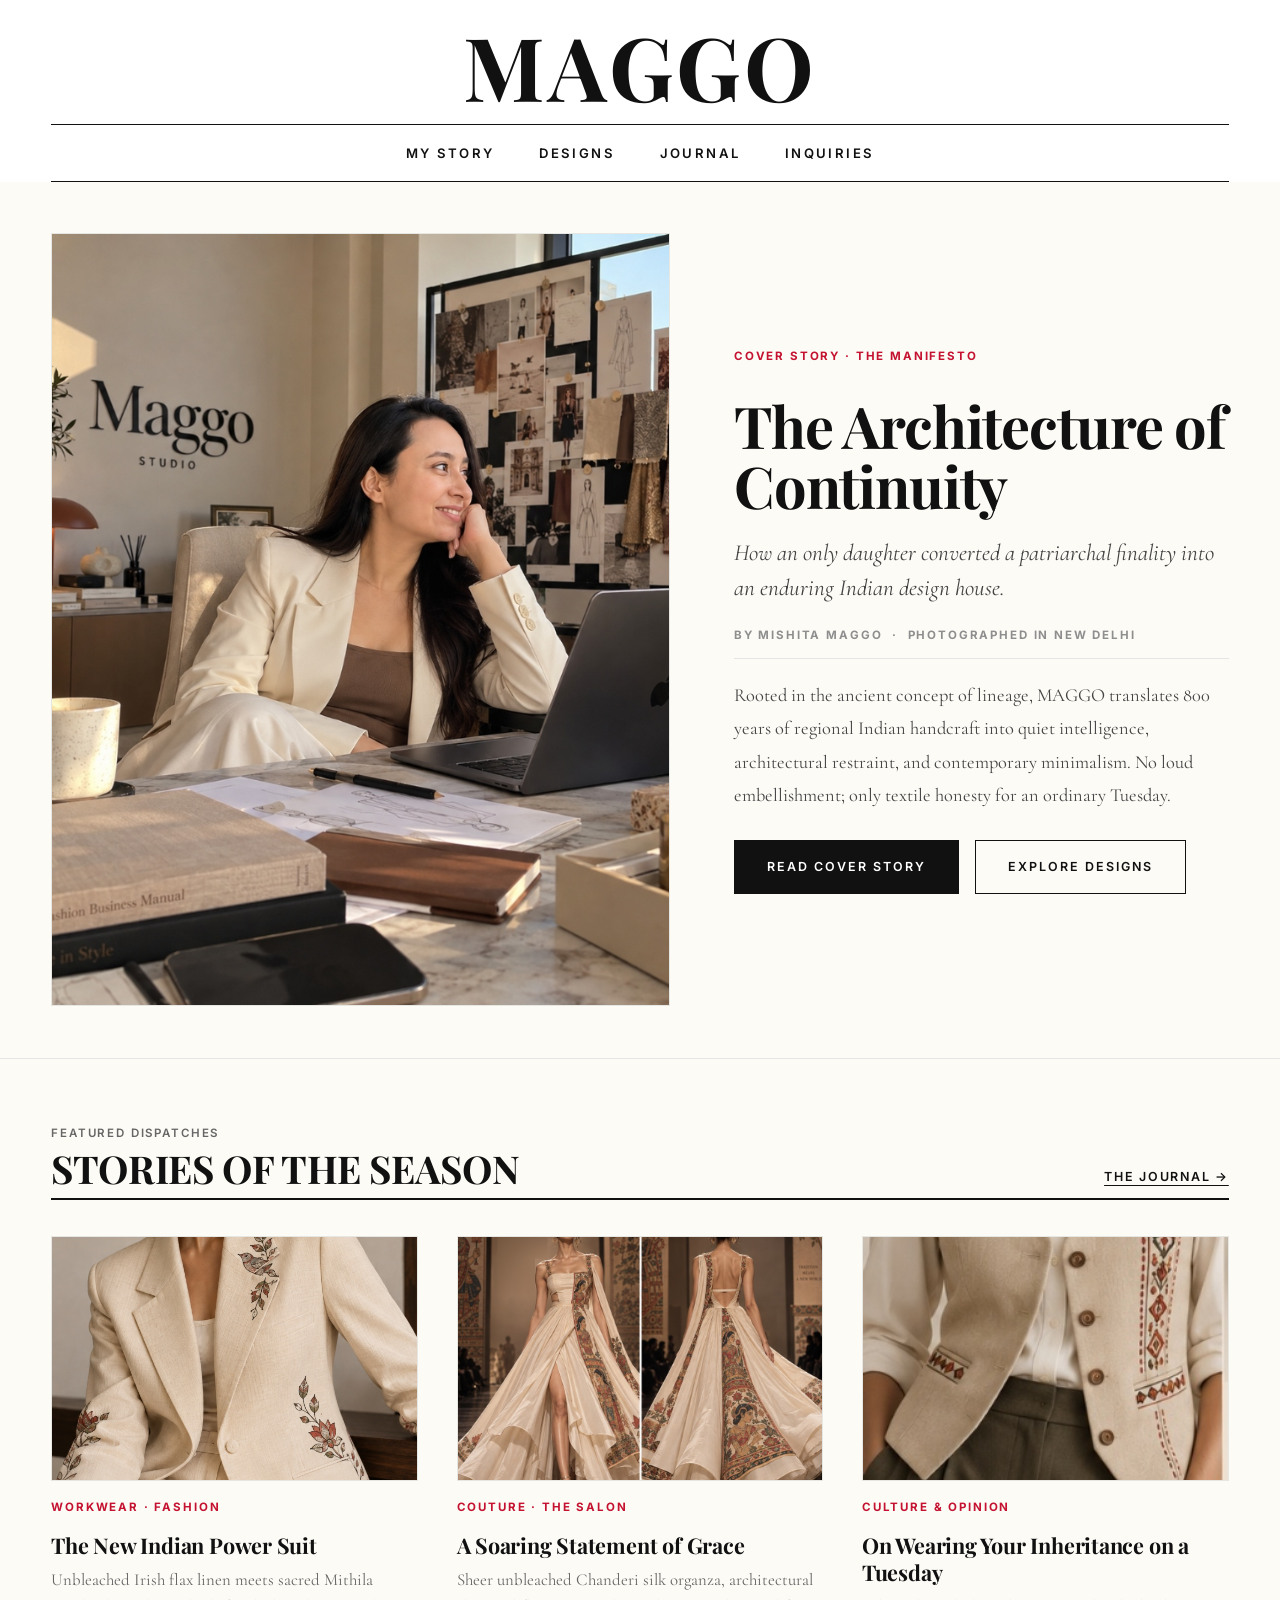
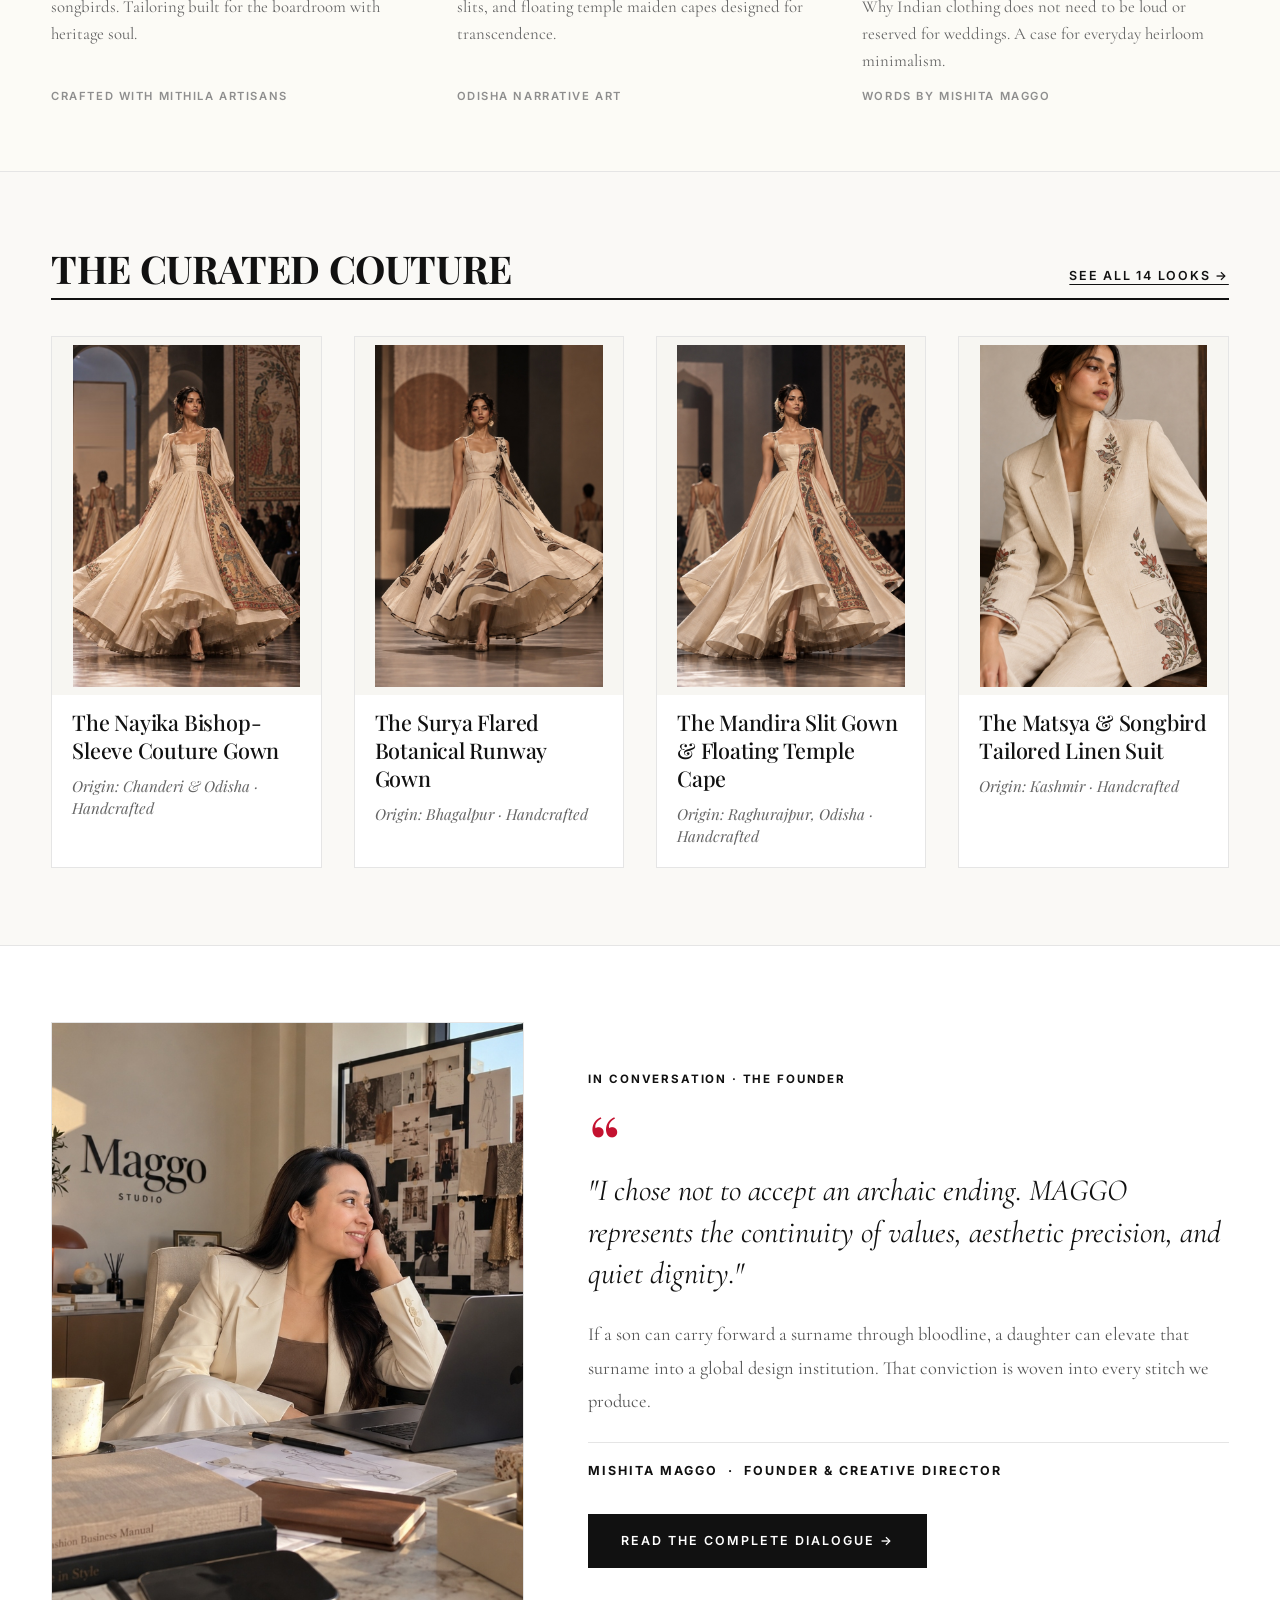
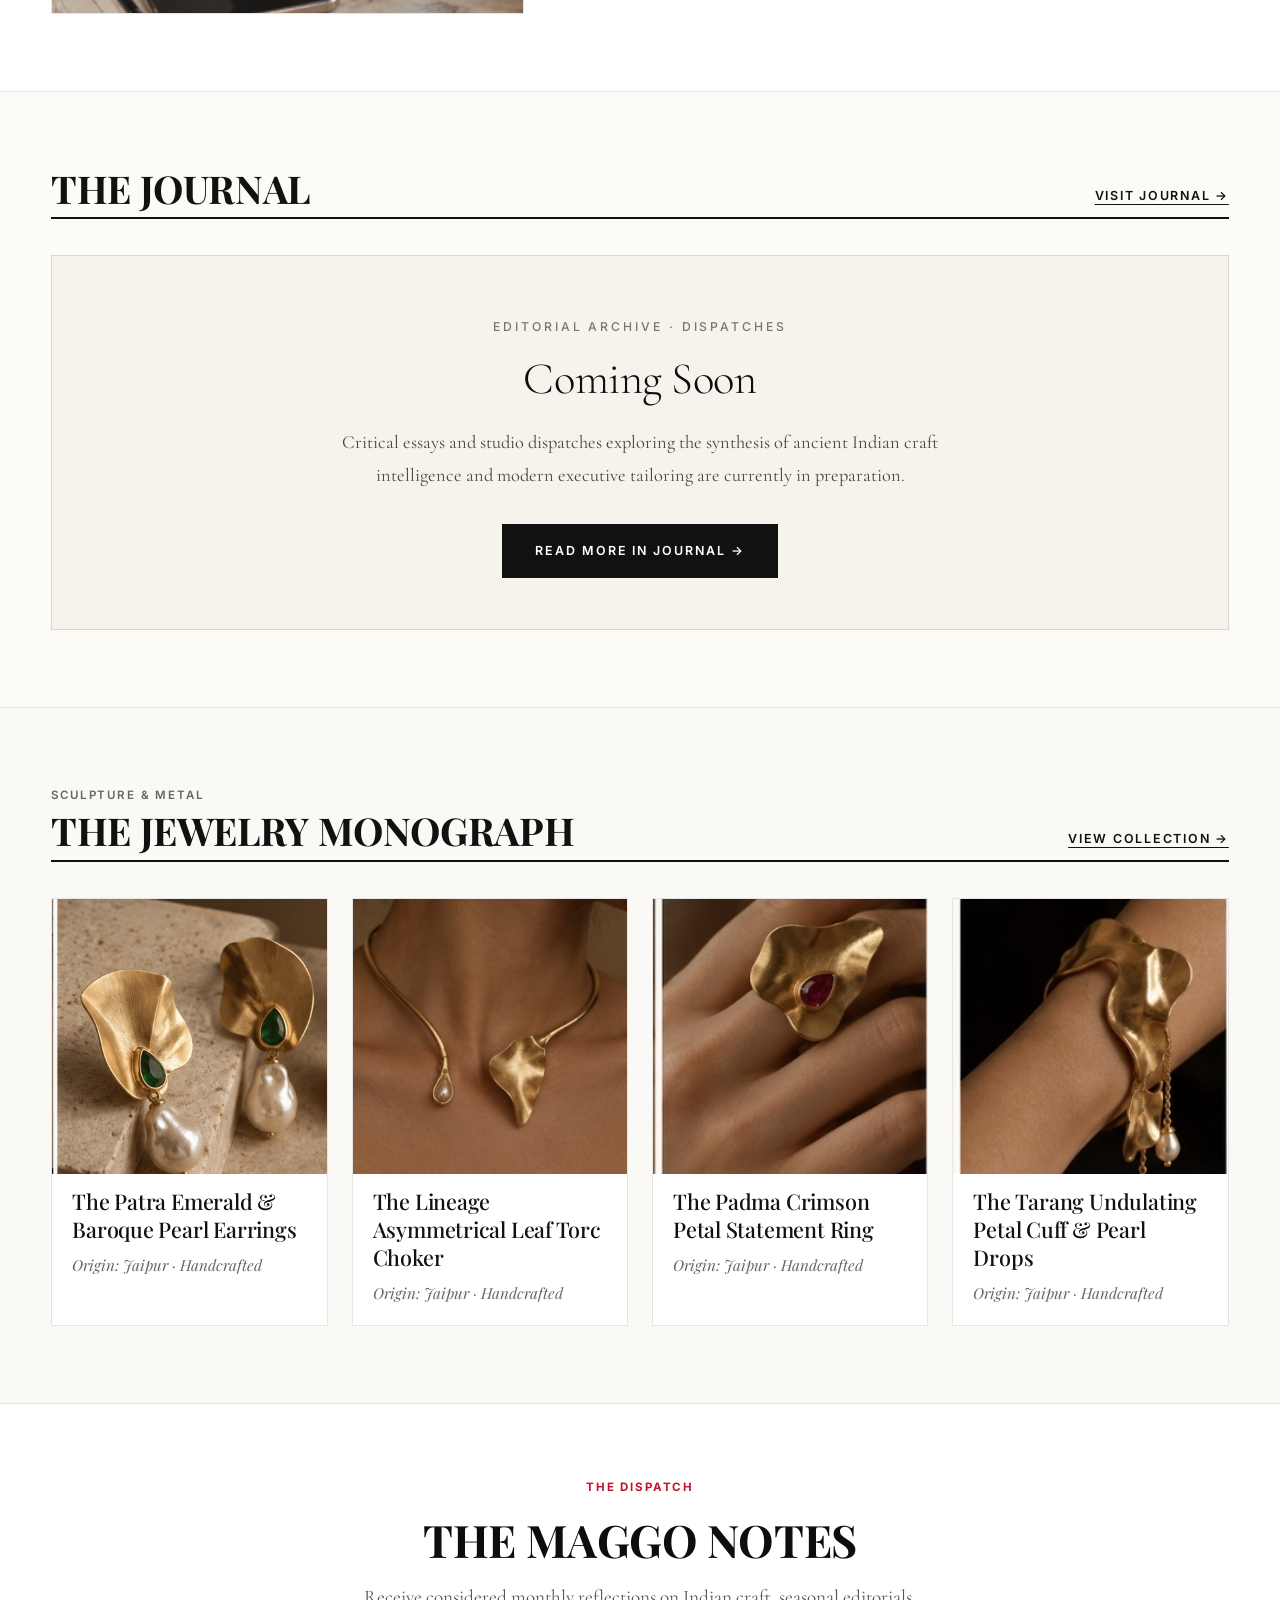
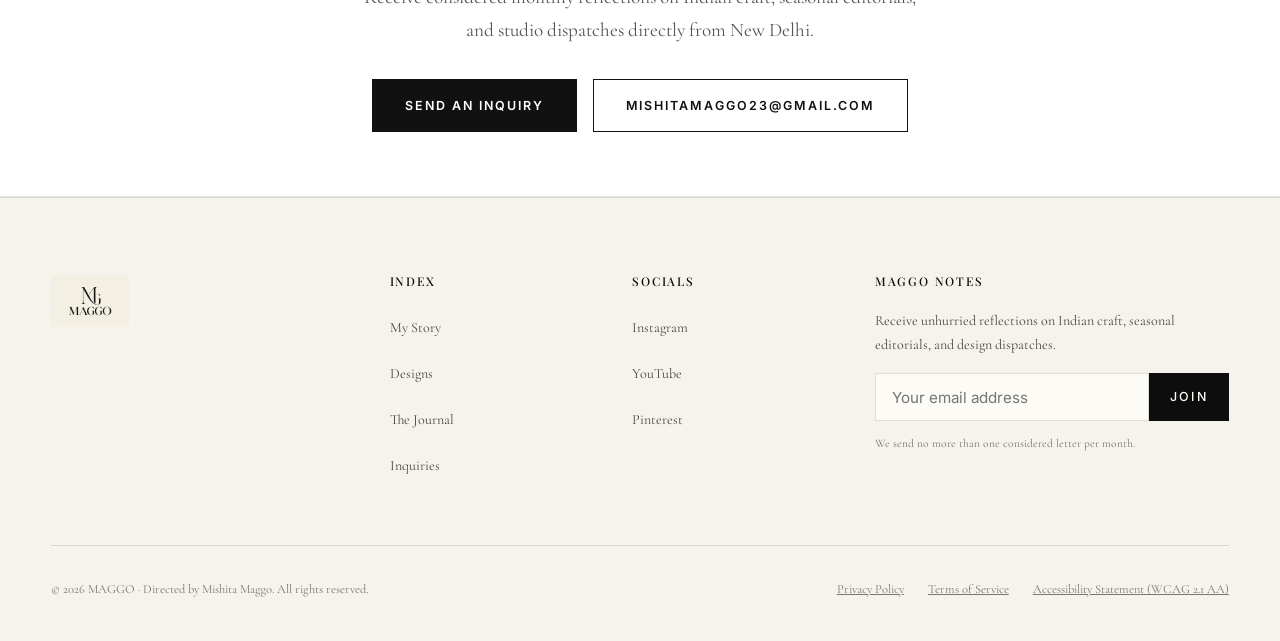
<file: index.html>
<!DOCTYPE html>
<html lang="en">
<head>
  <meta charset="UTF-8">
  <meta name="viewport" content="width=device-width, initial-scale=1.0">
  <title>MAGGO · Contemporary Indian Haute Couture & Artisanal Minimalism</title>
  <meta name="description" content="MAGGO by Mishita Maggo is a contemporary Indian couture house translating regional craft heritage—Bengal Kantha, Kutch embroidery, Pattachitra—into architectural silhouettes and modern tailoring.">
  <meta name="keywords" content="MAGGO, Maison Maggo, Mishita Maggo, Indian haute couture, contemporary Indian fashion, artisanal minimalism, bespoke Indian couture, Bengal Kantha waistcoat, Kutch embroidery, Pattachitra couture, handcrafted luxury New Delhi, slow fashion India, quiet luxury Indian designer">
  <meta name="author" content="Mishita Maggo">
  <meta name="robots" content="index, follow, max-image-preview:large, max-snippet:-1, max-video-preview:-1">
  <meta name="theme-color" content="#FAF7F2">

  <!-- Canonical URL -->
  <link rel="canonical" href="https://maisonmaggo.com/">

  <!-- Open Graph / Facebook -->
  <meta property="og:site_name" content="MAGGO">
  <meta property="og:locale" content="en_US">
  <meta property="og:type" content="website">
  <meta property="og:url" content="https://maisonmaggo.com/">
  <meta property="og:title" content="MAGGO · Contemporary Indian Haute Couture & Artisanal Minimalism">
  <meta property="og:description" content="Contemporary Indian minimalism and bespoke couture synthesizing Bengal Kantha, Kutch needlework, and architectural tailoring by Mishita Maggo.">
  <meta property="og:image" content="https://maisonmaggo.com/assets/images/designs/kantha_model.jpg">
  <meta property="og:image:secure_url" content="https://maisonmaggo.com/assets/images/designs/kantha_model.jpg">
  <meta property="og:image:type" content="image/jpeg">
  <meta property="og:image:alt" content="MAGGO Handcrafted Indian Couture Collection">

  <!-- Twitter Card -->
  <meta name="twitter:card" content="summary_large_image">
  <meta name="twitter:url" content="https://maisonmaggo.com/">
  <meta name="twitter:title" content="MAGGO · Contemporary Indian Haute Couture & Artisanal Minimalism">
  <meta name="twitter:description" content="Contemporary Indian minimalism and bespoke couture synthesizing Bengal Kantha, Kutch needlework, and architectural tailoring by Mishita Maggo.">
  <meta name="twitter:image" content="https://maisonmaggo.com/assets/images/designs/kantha_model.jpg">
  <meta name="twitter:image:alt" content="MAGGO Handcrafted Indian Couture Collection">

  <!-- Favicon -->
  <link rel="icon" type="image/png" href="assets/logo.png">
  <link rel="apple-touch-icon" href="assets/logo.png">

  <!-- Structured Data (JSON-LD) -->
  <script type="application/ld+json">
  {
    "@context": "https://schema.org",
    "@graph": [
      {
        "@type": "WebSite",
        "@id": "https://maisonmaggo.com/#website",
        "url": "https://maisonmaggo.com/",
        "name": "MAGGO",
        "description": "Contemporary Indian Haute Couture & Artisanal Minimalism by Mishita Maggo",
        "publisher": {
          "@id": "https://maisonmaggo.com/#organization"
        },
        "inLanguage": "en-US"
      },
      {
        "@type": "ClothingStore",
        "@id": "https://maisonmaggo.com/#organization",
        "name": "MAGGO",
        "alternateName": ["Maison Maggo", "MAGGO by Mishita Maggo"],
        "url": "https://maisonmaggo.com/",
        "logo": {
          "@type": "ImageObject",
          "url": "https://maisonmaggo.com/assets/logo.png"
        },
        "image": "https://maisonmaggo.com/assets/images/designs/kantha_model.jpg",
        "description": "Bespoke contemporary Indian couture, architectural tailoring, and regional craft heritage designed by Mishita Maggo.",
        "email": "mishitamaggo23@gmail.com",
        "address": {
          "@type": "PostalAddress",
          "addressLocality": "New Delhi",
          "addressCountry": "IN"
        },
        "founder": {
          "@type": "Person",
          "name": "Mishita Maggo",
          "jobTitle": "Founder & Creative Director",
          "image": "https://maisonmaggo.com/assets/images/founder_mishita.jpg"
        },
        "sameAs": [
          "https://www.instagram.com/maisonmaggo/",
          "https://www.youtube.com/@maisonmaggo",
          "https://in.pinterest.com/maisonmaggo/"
        ]
      }
    ]
  }
  </script>

  <base href="/">
  <!-- Google Fonts: Editorial Fashion Pairing (Playfair Display + Cormorant Garamond + Inter) -->
  <link rel="preconnect" href="https://fonts.googleapis.com">
  <link rel="preconnect" href="https://fonts.gstatic.com" crossorigin>
  <link href="https://fonts.googleapis.com/css2?family=Cormorant+Garamond:ital,wght@0,400;0,500;0,600;1,400;1,500&family=Inter:wght@300;400;500;600&family=Playfair+Display:ital,wght@0,400;0,500;0,600;0,700;1,400;1,500&display=swap" rel="stylesheet">

  <!-- Stylesheet -->
  <link rel="stylesheet" href="css/styles.css">
</head>
<body>

  <!-- Vogue Main Header -->
  <header class="vogue-header" id="site-header">
    <div class="container vogue-header-inner">
      <!-- Centered Vogue Masthead -->
      <div class="vogue-masthead-container">
        <button class="vogue-menu-btn" id="menu-toggle-btn" aria-label="Toggle Navigation">
          <span></span>
          <span></span>
          <span></span>
        </button>
        <a href="/" class="vogue-masthead-link" aria-label="MAGGO">
          <span class="vogue-masthead-text">MAGGO</span>
        </a>
        <div class="vogue-header-spacer"></div>
      </div>

      <!-- Vogue Navigation Strip: Framed Between Top and Bottom Hairlines -->
      <nav class="vogue-nav-strip" aria-label="Primary Navigation">
        <a href="/story" class="nav-link" data-route="story">My Story</a>
        <a href="/designs" class="nav-link" data-route="designs">Designs</a>
        <a href="/journal" class="nav-link" data-route="journal">Journal</a>
        <a href="/inquiries" class="nav-link" data-route="inquiries">Inquiries</a>
      </nav>
    </div>
  </header>

  <!-- Mobile Navigation Menu Drawer -->
  <div class="mobile-menu-drawer" id="mobile-menu-drawer">
    <div style="display: flex; justify-content: space-between; align-items: center; margin-bottom: 2rem;">
      <span class="overline">Menu</span>
      <button id="mobile-menu-close" style="font-size: 1.5rem; padding: 0.5rem;">✕</button>
    </div>
    <div class="mobile-nav-links">
      <a href="/" class="nav-link" data-route="home">Home</a>
      <a href="/story" class="nav-link" data-route="story">My Story</a>
      <a href="/designs" class="nav-link" data-route="designs">Designs</a>
      <a href="/journal" class="nav-link" data-route="journal">Journal</a>
      <a href="/inquiries" class="nav-link" data-route="inquiries">Inquiries</a>
    </div>
    <div style="border-top: 1px solid var(--color-border); padding-top: 1.5rem; display: flex; flex-direction: column; gap: 0.5rem; font-size: 0.85rem; color: var(--color-text-muted);">
      <div>Email: mishitamaggo23@gmail.com</div>
    </div>
  </div>

  <!-- Main View Anchor -->
  <main id="main-content" role="main">
    <!-- Populated dynamically by Router -->
  </main>

  <!-- Site Footer -->
  <footer class="site-footer">
    <div class="container">
      <div class="footer-top">
        <!-- Col 1: Brand & Philosophy -->
        <div class="footer-brand">
          <img src="assets/logo.png" alt="MAGGO Monogram" class="footer-monogram-img">
        </div>

        <!-- Col 2: Navigation -->
        <div>
          <h4 class="footer-col-title">Index</h4>
          <ul class="footer-links">
            <li><a href="/story">My Story</a></li>
            <li><a href="/designs">Designs</a></li>
            <li><a href="/journal">The Journal</a></li>
            <li><a href="/inquiries">Inquiries</a></li>
          </ul>
        </div>

        <!-- Col 3: Socials -->
        <div>
          <h4 class="footer-col-title">Socials</h4>
          <ul class="footer-links">
            <li><a href="https://www.instagram.com/maisonmaggo/" target="_blank" rel="noopener">Instagram</a></li>
            <li><a href="https://www.youtube.com/@maisonmaggo" target="_blank" rel="noopener">YouTube</a></li>
            <li><a href="https://in.pinterest.com/maisonmaggo/" target="_blank" rel="noopener">Pinterest</a></li>
          </ul>
        </div>

        <!-- Col 4: Newsletter -->
        <div>
          <h4 class="footer-col-title">MAGGO Notes</h4>
          <p style="font-size: 0.88rem; color: var(--color-text-muted); margin-bottom: 1rem; line-height: 1.7;">
            Receive unhurried reflections on Indian craft, seasonal editorials, and design dispatches.
          </p>
          <form class="newsletter-form" id="footer-newsletter-form">
            <div class="newsletter-input-group">
              <input type="email" placeholder="Your email address" required aria-label="Email Address">
              <button type="submit" class="btn-primary" style="padding: 0 1.25rem;">Join</button>
            </div>
            <span style="font-size: 0.72rem; color: var(--color-text-light);">We send no more than one considered letter per month.</span>
          </form>
        </div>
      </div>

      <!-- Footer Bottom -->
      <div class="footer-bottom">
        <div>© 2026 MAGGO · Directed by Mishita Maggo. All rights reserved.</div>
        <div style="display: flex; gap: 1.5rem;">
          <a href="/inquiries" style="text-decoration: underline;">Privacy Policy</a>
          <a href="/inquiries" style="text-decoration: underline;">Terms of Service</a>
          <a href="/inquiries" style="text-decoration: underline;">Accessibility Statement (WCAG 2.1 AA)</a>
        </div>
      </div>
    </div>
  </footer>

  <!-- Toast Notification Container -->
  <div class="toast-container" id="toast-container"></div>

  <!-- Module Script -->
  <script type="module" src="js/app.js"></script>
</body>
</html>
</file>
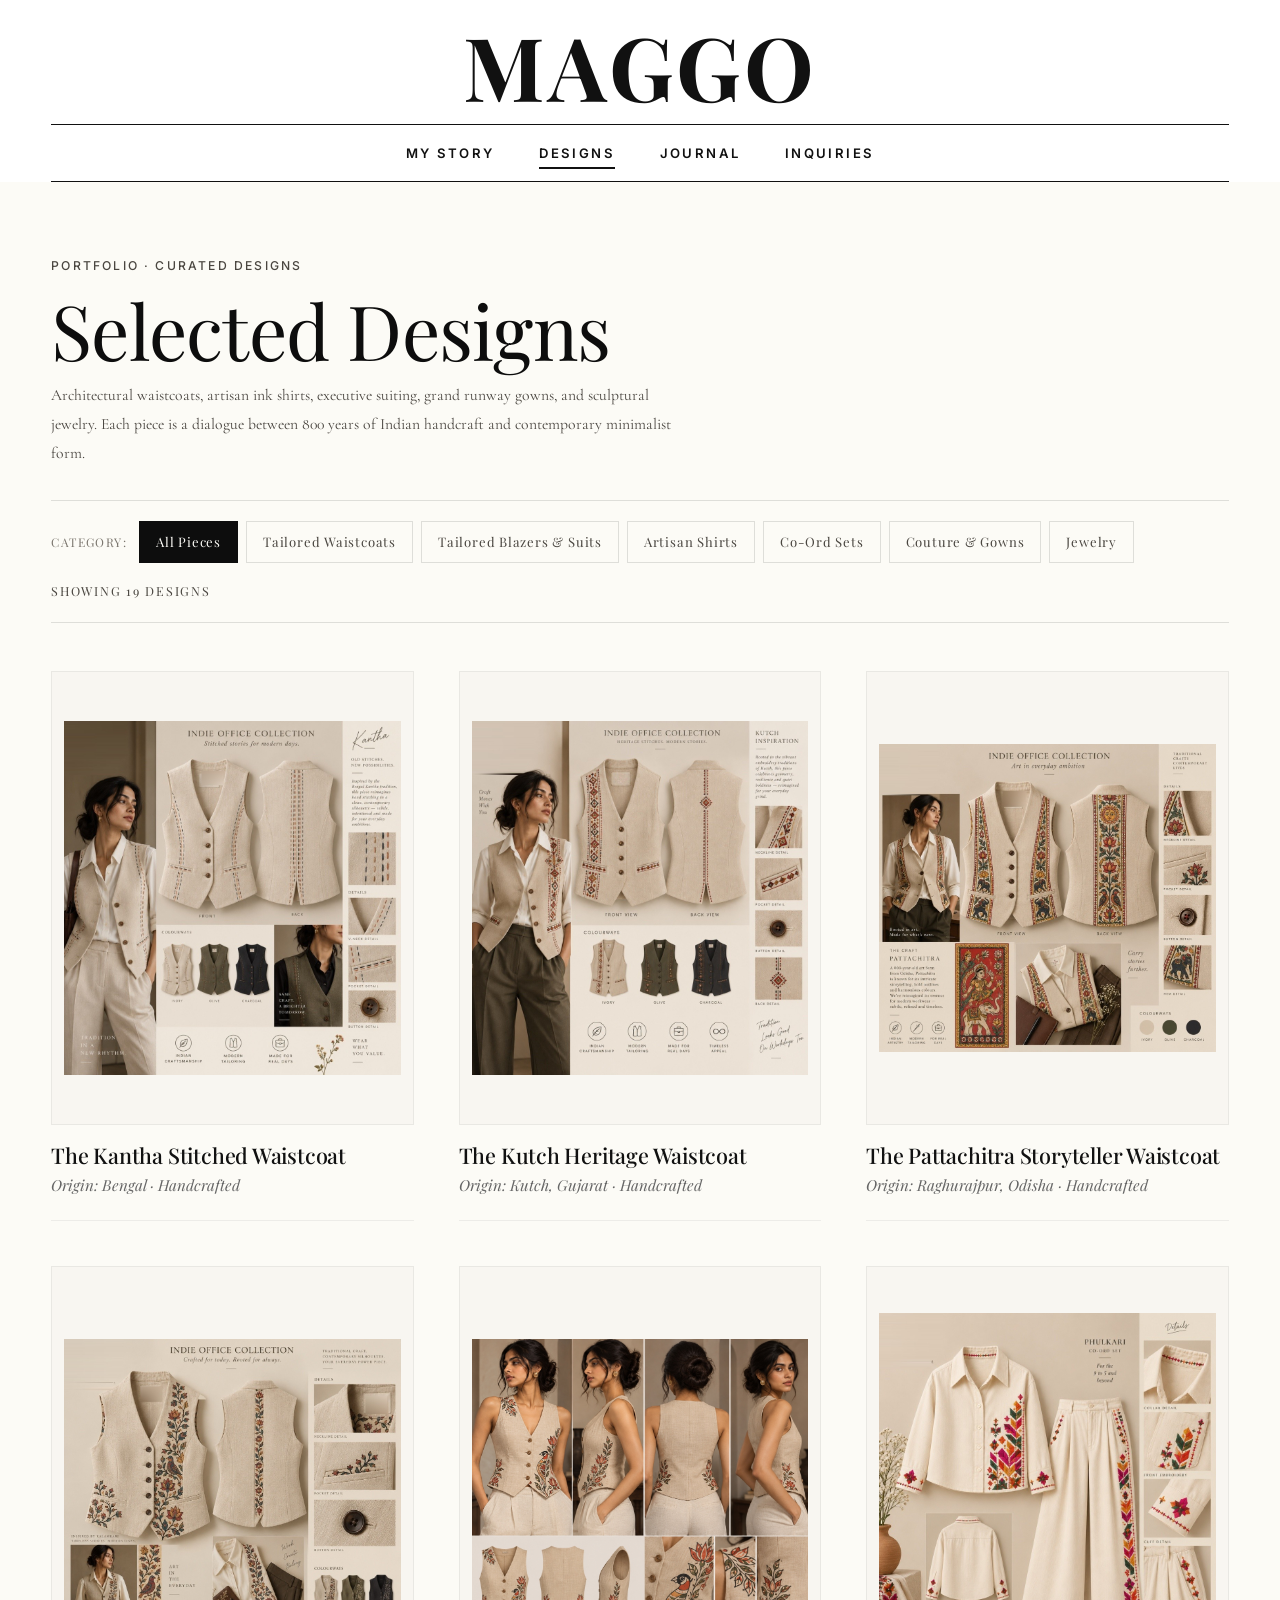
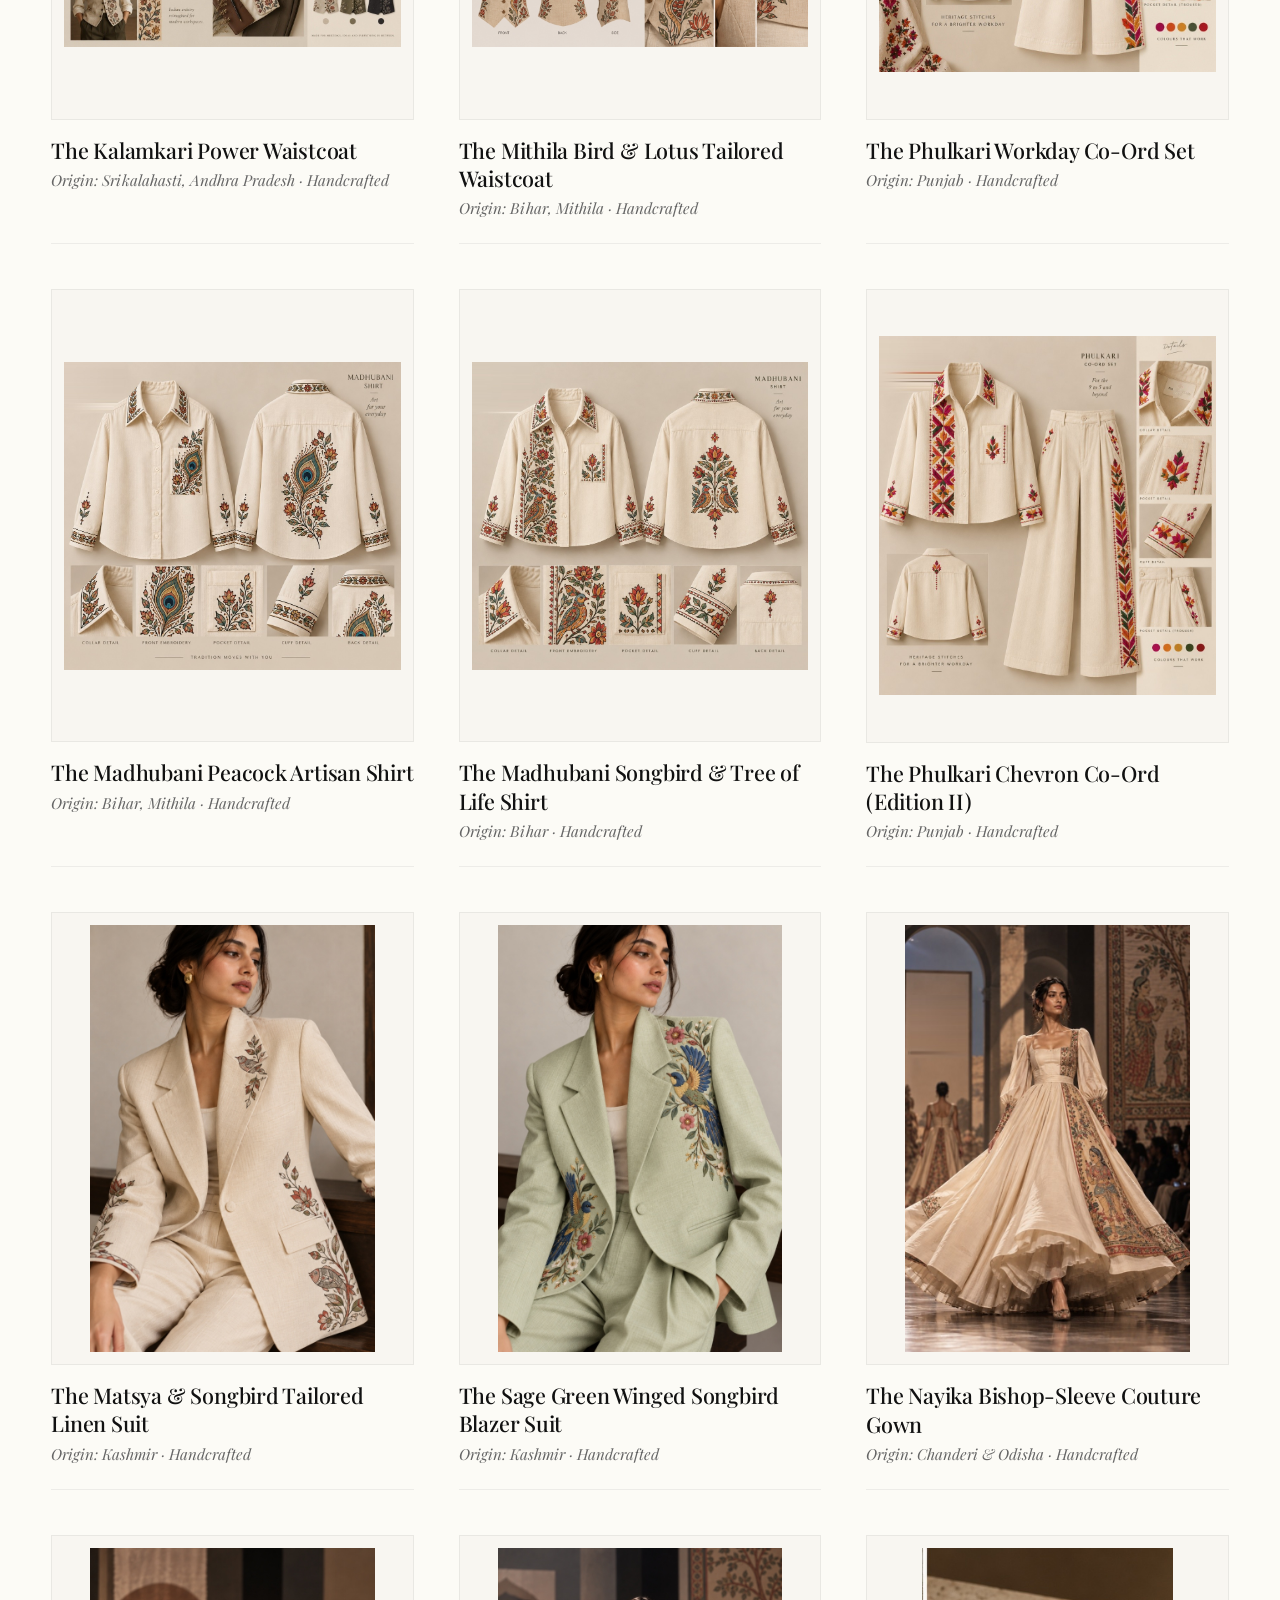
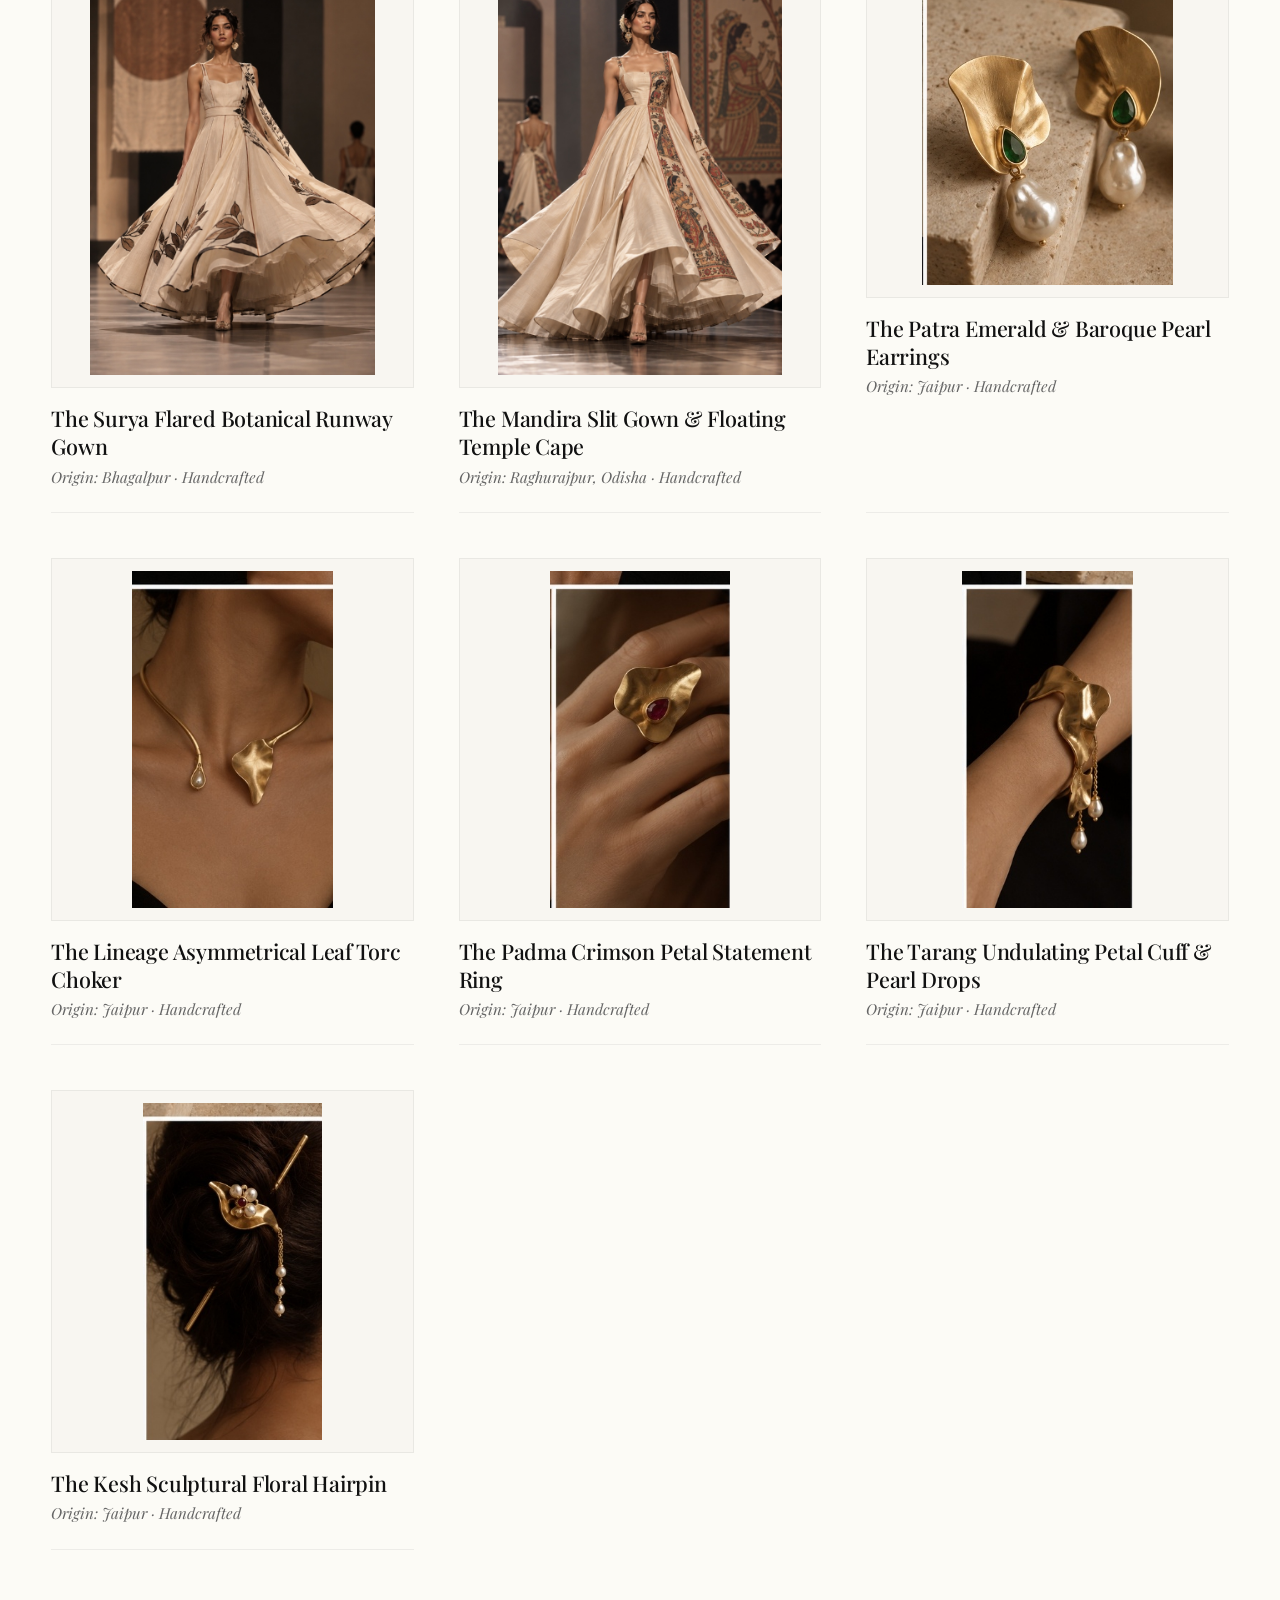
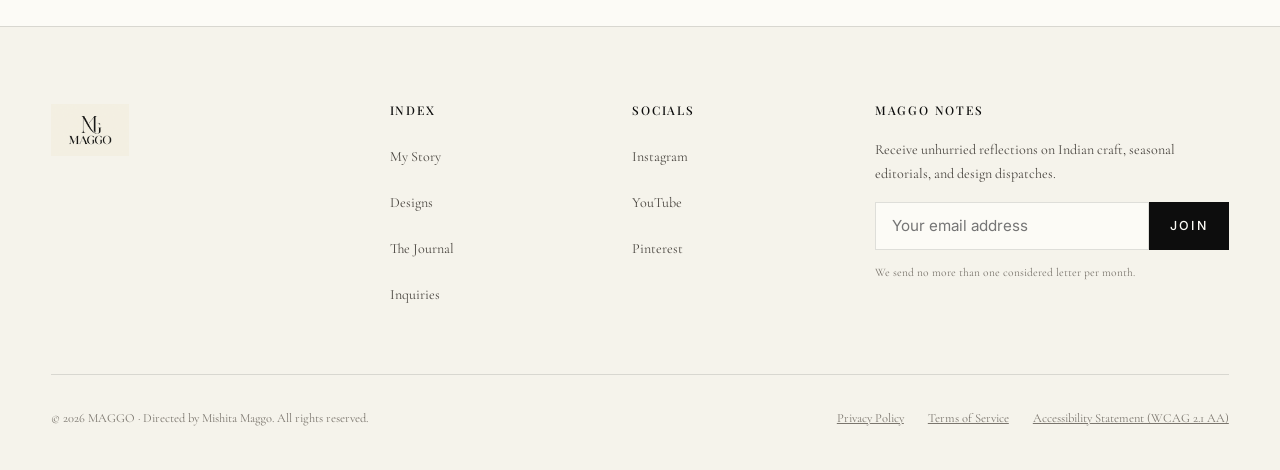
<file: designs/index.html>
<!DOCTYPE html>
<html lang="en">
<head>
  <meta charset="UTF-8">
  <meta name="viewport" content="width=device-width, initial-scale=1.0">
  <title>The Curated Couture & Collections · MAGGO | Handcrafted Indian Couture & Tailoring</title>
  <meta name="description" content="Discover MAGGO's curated couture lookbook: Bengal Kantha waistcoats, Kutch geometric tailoring, Pattachitra silk shirts, architectural suiting, and sculptural 18k vermeil jewelry.">
  <meta name="keywords" content="The Curated Couture, MAGGO designs, Indian luxury lookbook, tailored waistcoats, Nayika gown, Surya gown, Matsya blazer, hand-loomed executive suiting, Jaipur sculptural jewelry, bespoke Indian fashion">
  <meta name="author" content="Mishita Maggo">
  <meta name="robots" content="index, follow, max-image-preview:large, max-snippet:-1, max-video-preview:-1">
  <meta name="theme-color" content="#FAF7F2">

  <!-- Canonical URL -->
  <link rel="canonical" href="https://maisonmaggo.com/designs">

  <!-- Open Graph / Facebook -->
  <meta property="og:site_name" content="MAGGO">
  <meta property="og:locale" content="en_US">
  <meta property="og:type" content="website">
  <meta property="og:url" content="https://maisonmaggo.com/designs">
  <meta property="og:title" content="The Curated Couture & Collections · MAGGO | Handcrafted Indian Couture & Tailoring">
  <meta property="og:description" content="Curated portfolio of executive workwear, artisan hand-inked tailoring, architectural suiting, and runway couture designs.">
  <meta property="og:image" content="https://maisonmaggo.com/assets/images/designs/couture_slit_gown_dual.jpg">
  <meta property="og:image:secure_url" content="https://maisonmaggo.com/assets/images/designs/couture_slit_gown_dual.jpg">
  <meta property="og:image:type" content="image/jpeg">
  <meta property="og:image:alt" content="MAGGO The Curated Couture Portfolio">

  <!-- Twitter Card -->
  <meta name="twitter:card" content="summary_large_image">
  <meta name="twitter:url" content="https://maisonmaggo.com/designs">
  <meta name="twitter:title" content="The Curated Couture & Collections · MAGGO | Handcrafted Indian Couture & Tailoring">
  <meta name="twitter:description" content="Curated portfolio of executive workwear, artisan hand-inked tailoring, architectural suiting, and runway couture designs.">
  <meta name="twitter:image" content="https://maisonmaggo.com/assets/images/designs/couture_slit_gown_dual.jpg">
  <meta name="twitter:image:alt" content="MAGGO The Curated Couture Portfolio">

  <!-- Favicon -->
  <link rel="icon" type="image/png" href="assets/logo.png">
  <link rel="apple-touch-icon" href="assets/logo.png">

  <!-- Structured Data (JSON-LD) -->
  <script type="application/ld+json">
  {
    "@context": "https://schema.org",
    "@graph": [
      {
        "@type": "CollectionPage",
        "@id": "https://maisonmaggo.com/designs#webpage",
        "url": "https://maisonmaggo.com/designs",
        "name": "The Curated Couture & Collections · MAGGO",
        "description": "Curated portfolio of executive workwear, artisan hand-inked tailoring, and runway couture designs.",
        "isPartOf": {
          "@type": "WebSite",
          "@id": "https://maisonmaggo.com/#website",
          "name": "MAGGO",
          "url": "https://maisonmaggo.com/"
        },
        "mainEntity": {
          "@type": "ItemList",
          "name": "The Curated Couture",
          "itemListElement": [
            {
              "@type": "ListItem",
              "position": 1,
              "name": "The Kantha Stitched Waistcoat",
              "description": "Bengal Kantha running stitches reimagined on tailored linen-cotton."
            },
            {
              "@type": "ListItem",
              "position": 2,
              "name": "The Kutch Mirror-Line Blazer",
              "description": "Geometric hand-needlework from Gujarat framed on structured raw silk."
            },
            {
              "@type": "ListItem",
              "position": 3,
              "name": "The Pattachitra Silk Shirt",
              "description": "Freehand natural mineral ink painting on hand-spun mulberry silk."
            },
            {
              "@type": "ListItem",
              "position": 4,
              "name": "The Nayika Asymmetric Column Gown",
              "description": "Floor-length architectural evening gown in midnight silk-crepe."
            },
            {
              "@type": "ListItem",
              "position": 5,
              "name": "The Surya Sculpted Gown",
              "description": "Golden sunburst pleated chiffon with architectural boned bodice."
            }
          ]
        }
      }
    ]
  }
  </script>

  <base href="/">
  <!-- Google Fonts: Editorial Fashion Pairing (Playfair Display + Cormorant Garamond + Inter) -->
  <link rel="preconnect" href="https://fonts.googleapis.com">
  <link rel="preconnect" href="https://fonts.gstatic.com" crossorigin>
  <link href="https://fonts.googleapis.com/css2?family=Cormorant+Garamond:ital,wght@0,400;0,500;0,600;1,400;1,500&family=Inter:wght@300;400;500;600&family=Playfair+Display:ital,wght@0,400;0,500;0,600;0,700;1,400;1,500&display=swap" rel="stylesheet">
  <link rel="stylesheet" href="css/styles.css">
</head>
<body>

  <!-- Vogue Main Header -->
  <header class="vogue-header" id="site-header">
    <div class="container vogue-header-inner">
      <div class="vogue-masthead-container">
        <button class="vogue-menu-btn" id="menu-toggle-btn" aria-label="Toggle Navigation">
          <span></span>
          <span></span>
          <span></span>
        </button>
        <a href="/" class="vogue-masthead-link" aria-label="MAGGO">
          <span class="vogue-masthead-text">MAGGO</span>
        </a>
        <div class="vogue-header-spacer"></div>
      </div>

      <nav class="vogue-nav-strip" aria-label="Primary Navigation">
        <a href="/story" class="nav-link" data-route="story">My Story</a>
        <a href="/designs" class="nav-link active" data-route="designs">Designs</a>
        <a href="/journal" class="nav-link" data-route="journal">Journal</a>
        <a href="/inquiries" class="nav-link" data-route="inquiries">Inquiries</a>
      </nav>
    </div>
  </header>

  <!-- Mobile Navigation Menu Drawer -->
  <div class="mobile-menu-drawer" id="mobile-menu-drawer">
    <div style="display: flex; justify-content: space-between; align-items: center; margin-bottom: 2rem;">
      <span class="overline">Menu</span>
      <button id="mobile-menu-close" style="font-size: 1.5rem; padding: 0.5rem;">✕</button>
    </div>
    <div class="mobile-nav-links">
      <a href="/" class="nav-link" data-route="home">Home</a>
      <a href="/story" class="nav-link" data-route="story">My Story</a>
      <a href="/designs" class="nav-link active" data-route="designs">Designs</a>
      <a href="/journal" class="nav-link" data-route="journal">Journal</a>
      <a href="/inquiries" class="nav-link" data-route="inquiries">Inquiries</a>
    </div>
    <div style="border-top: 1px solid var(--color-border); padding-top: 1.5rem; display: flex; flex-direction: column; gap: 0.5rem; font-size: 0.85rem; color: var(--color-text-muted);">
      <div>Email: mishitamaggo23@gmail.com</div>
    </div>
  </div>

  <!-- Main View Anchor -->
  <main id="main-content" role="main">
    <!-- Populated dynamically by Router -->
  </main>

  <!-- Site Footer -->
  <footer class="site-footer">
    <div class="container">
      <div class="footer-top">
        <div class="footer-brand">
          <img src="assets/logo.png" alt="MAGGO Monogram" class="footer-monogram-img">
        </div>

        <div>
          <h4 class="footer-col-title">Index</h4>
          <ul class="footer-links">
            <li><a href="/story">My Story</a></li>
            <li><a href="/designs">Designs</a></li>
            <li><a href="/journal">The Journal</a></li>
            <li><a href="/inquiries">Inquiries</a></li>
          </ul>
        </div>

        <div>
          <h4 class="footer-col-title">Socials</h4>
          <ul class="footer-links">
            <li><a href="https://www.instagram.com/maisonmaggo/" target="_blank" rel="noopener">Instagram</a></li>
            <li><a href="https://www.youtube.com/@maisonmaggo" target="_blank" rel="noopener">YouTube</a></li>
            <li><a href="https://in.pinterest.com/maisonmaggo/" target="_blank" rel="noopener">Pinterest</a></li>
          </ul>
        </div>

        <div>
          <h4 class="footer-col-title">MAGGO Notes</h4>
          <p style="font-size: 0.88rem; color: var(--color-text-muted); margin-bottom: 1rem; line-height: 1.7;">
            Receive unhurried reflections on Indian craft, seasonal editorials, and design dispatches.
          </p>
          <form class="newsletter-form" id="footer-newsletter-form">
            <div class="newsletter-input-group">
              <input type="email" placeholder="Your email address" required aria-label="Email Address">
              <button type="submit" class="btn-primary" style="padding: 0 1.25rem;">Join</button>
            </div>
            <span style="font-size: 0.72rem; color: var(--color-text-light);">We send no more than one considered letter per month.</span>
          </form>
        </div>
      </div>

      <div class="footer-bottom">
        <div>© 2026 MAGGO · Directed by Mishita Maggo. All rights reserved.</div>
        <div style="display: flex; gap: 1.5rem;">
          <a href="/inquiries" style="text-decoration: underline;">Privacy Policy</a>
          <a href="/inquiries" style="text-decoration: underline;">Terms of Service</a>
          <a href="/inquiries" style="text-decoration: underline;">Accessibility Statement (WCAG 2.1 AA)</a>
        </div>
      </div>
    </div>
  </footer>

  <div class="toast-container" id="toast-container"></div>
  <script type="module" src="js/app.js"></script>
</body>
</html>
</file>
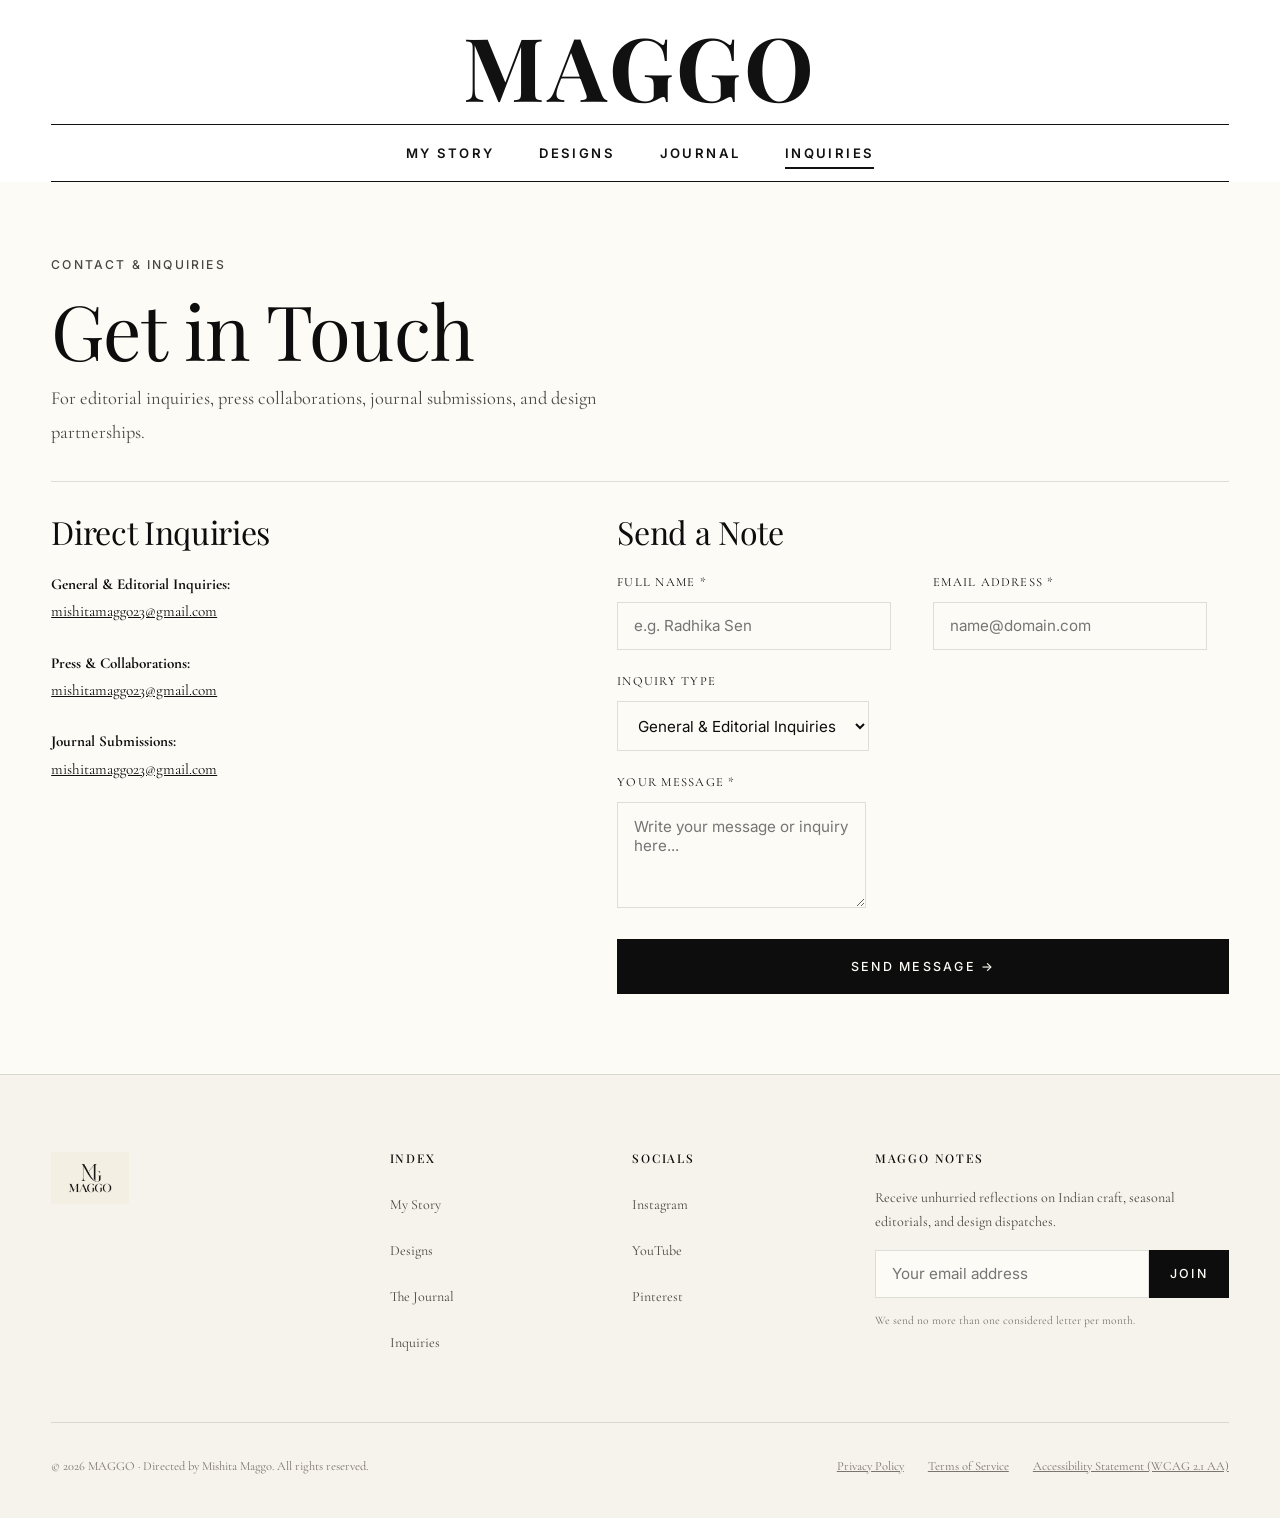
<file: inquiries/index.html>
<!DOCTYPE html>
<html lang="en">
<head>
  <meta charset="UTF-8">
  <meta name="viewport" content="width=device-width, initial-scale=1.0">
  <title>Direct Inquiries & Press · MAGGO | Editorial & Private Appointments</title>
  <meta name="description" content="Connect directly with MAGGO and creative director Mishita Maggo for editorial styling, press coverage, private design appointments, and bespoke inquiries.">
  <meta name="keywords" content="MAGGO contact, Maison Maggo inquiries, Mishita Maggo email, luxury Indian couture appointments, editorial styling New Delhi, fashion press collaborations">
  <meta name="author" content="Mishita Maggo">
  <meta name="robots" content="index, follow, max-image-preview:large, max-snippet:-1, max-video-preview:-1">
  <meta name="theme-color" content="#FAF7F2">

  <!-- Canonical URL -->
  <link rel="canonical" href="https://maisonmaggo.com/inquiries">

  <!-- Open Graph / Facebook -->
  <meta property="og:site_name" content="MAGGO">
  <meta property="og:locale" content="en_US">
  <meta property="og:type" content="website">
  <meta property="og:url" content="https://maisonmaggo.com/inquiries">
  <meta property="og:title" content="Direct Inquiries & Press · MAGGO | Editorial & Private Appointments">
  <meta property="og:description" content="Direct editorial, press collaboration, and bespoke inquiries for Mishita Maggo.">
  <meta property="og:image" content="https://maisonmaggo.com/assets/images/founder_mishita.jpg">
  <meta property="og:image:secure_url" content="https://maisonmaggo.com/assets/images/founder_mishita.jpg">
  <meta property="og:image:type" content="image/jpeg">
  <meta property="og:image:alt" content="Mishita Maggo, Founder & Creative Director of MAGGO">

  <!-- Twitter Card -->
  <meta name="twitter:card" content="summary_large_image">
  <meta name="twitter:url" content="https://maisonmaggo.com/inquiries">
  <meta name="twitter:title" content="Direct Inquiries & Press · MAGGO | Editorial & Private Appointments">
  <meta name="twitter:description" content="Direct editorial, press collaboration, and bespoke inquiries for Mishita Maggo.">
  <meta name="twitter:image" content="https://maisonmaggo.com/assets/images/founder_mishita.jpg">
  <meta name="twitter:image:alt" content="Mishita Maggo, Founder & Creative Director of MAGGO">

  <!-- Favicon -->
  <link rel="icon" type="image/png" href="assets/logo.png">
  <link rel="apple-touch-icon" href="assets/logo.png">

  <!-- Structured Data (JSON-LD) -->
  <script type="application/ld+json">
  {
    "@context": "https://schema.org",
    "@graph": [
      {
        "@type": "ContactPage",
        "@id": "https://maisonmaggo.com/inquiries#webpage",
        "url": "https://maisonmaggo.com/inquiries",
        "name": "Direct Inquiries & Press · MAGGO",
        "description": "Editorial, press, and bespoke appointment inquiries for MAGGO.",
        "isPartOf": {
          "@type": "WebSite",
          "@id": "https://maisonmaggo.com/#website",
          "name": "MAGGO",
          "url": "https://maisonmaggo.com/"
        },
        "mainEntity": {
          "@type": "Organization",
          "name": "MAGGO",
          "email": "mishitamaggo23@gmail.com",
          "contactPoint": [
            {
              "@type": "ContactPoint",
              "contactType": "Editorial & Press Inquiries",
              "email": "mishitamaggo23@gmail.com",
              "availableLanguage": ["English", "Hindi"]
            },
            {
              "@type": "ContactPoint",
              "contactType": "General & Bespoke Inquiries",
              "email": "mishitamaggo23@gmail.com",
              "availableLanguage": ["English", "Hindi"]
            }
          ]
        }
      }
    ]
  }
  </script>

  <base href="/">
  <!-- Google Fonts: Editorial Fashion Pairing (Playfair Display + Cormorant Garamond + Inter) -->
  <link rel="preconnect" href="https://fonts.googleapis.com">
  <link rel="preconnect" href="https://fonts.gstatic.com" crossorigin>
  <link href="https://fonts.googleapis.com/css2?family=Cormorant+Garamond:ital,wght@0,400;0,500;0,600;1,400;1,500&family=Inter:wght@300;400;500;600&family=Playfair+Display:ital,wght@0,400;0,500;0,600;0,700;1,400;1,500&display=swap" rel="stylesheet">
  <link rel="stylesheet" href="css/styles.css">
</head>
<body>

  <!-- Vogue Main Header -->
  <header class="vogue-header" id="site-header">
    <div class="container vogue-header-inner">
      <div class="vogue-masthead-container">
        <button class="vogue-menu-btn" id="menu-toggle-btn" aria-label="Toggle Navigation">
          <span></span>
          <span></span>
          <span></span>
        </button>
        <a href="/" class="vogue-masthead-link" aria-label="MAGGO">
          <span class="vogue-masthead-text">MAGGO</span>
        </a>
        <div class="vogue-header-spacer"></div>
      </div>

      <nav class="vogue-nav-strip" aria-label="Primary Navigation">
        <a href="/story" class="nav-link" data-route="story">My Story</a>
        <a href="/designs" class="nav-link" data-route="designs">Designs</a>
        <a href="/journal" class="nav-link" data-route="journal">Journal</a>
        <a href="/inquiries" class="nav-link active" data-route="inquiries">Inquiries</a>
      </nav>
    </div>
  </header>

  <!-- Mobile Navigation Menu Drawer -->
  <div class="mobile-menu-drawer" id="mobile-menu-drawer">
    <div style="display: flex; justify-content: space-between; align-items: center; margin-bottom: 2rem;">
      <span class="overline">Menu</span>
      <button id="mobile-menu-close" style="font-size: 1.5rem; padding: 0.5rem;">✕</button>
    </div>
    <div class="mobile-nav-links">
      <a href="/" class="nav-link" data-route="home">Home</a>
      <a href="/story" class="nav-link" data-route="story">My Story</a>
      <a href="/designs" class="nav-link" data-route="designs">Designs</a>
      <a href="/journal" class="nav-link" data-route="journal">Journal</a>
      <a href="/inquiries" class="nav-link active" data-route="inquiries">Inquiries</a>
    </div>
    <div style="border-top: 1px solid var(--color-border); padding-top: 1.5rem; display: flex; flex-direction: column; gap: 0.5rem; font-size: 0.85rem; color: var(--color-text-muted);">
      <div>Email: mishitamaggo23@gmail.com</div>
    </div>
  </div>

  <!-- Main View Anchor -->
  <main id="main-content" role="main">
    <!-- Populated dynamically by Router -->
  </main>

  <!-- Site Footer -->
  <footer class="site-footer">
    <div class="container">
      <div class="footer-top">
        <div class="footer-brand">
          <img src="assets/logo.png" alt="MAGGO Monogram" class="footer-monogram-img">
        </div>

        <div>
          <h4 class="footer-col-title">Index</h4>
          <ul class="footer-links">
            <li><a href="/story">My Story</a></li>
            <li><a href="/designs">Designs</a></li>
            <li><a href="/journal">The Journal</a></li>
            <li><a href="/inquiries">Inquiries</a></li>
          </ul>
        </div>

        <div>
          <h4 class="footer-col-title">Socials</h4>
          <ul class="footer-links">
            <li><a href="https://www.instagram.com/maisonmaggo/" target="_blank" rel="noopener">Instagram</a></li>
            <li><a href="https://www.youtube.com/@maisonmaggo" target="_blank" rel="noopener">YouTube</a></li>
            <li><a href="https://in.pinterest.com/maisonmaggo/" target="_blank" rel="noopener">Pinterest</a></li>
          </ul>
        </div>

        <div>
          <h4 class="footer-col-title">MAGGO Notes</h4>
          <p style="font-size: 0.88rem; color: var(--color-text-muted); margin-bottom: 1rem; line-height: 1.7;">
            Receive unhurried reflections on Indian craft, seasonal editorials, and design dispatches.
          </p>
          <form class="newsletter-form" id="footer-newsletter-form">
            <div class="newsletter-input-group">
              <input type="email" placeholder="Your email address" required aria-label="Email Address">
              <button type="submit" class="btn-primary" style="padding: 0 1.25rem;">Join</button>
            </div>
            <span style="font-size: 0.72rem; color: var(--color-text-light);">We send no more than one considered letter per month.</span>
          </form>
        </div>
      </div>

      <div class="footer-bottom">
        <div>© 2026 MAGGO · Directed by Mishita Maggo. All rights reserved.</div>
        <div style="display: flex; gap: 1.5rem;">
          <a href="/inquiries" style="text-decoration: underline;">Privacy Policy</a>
          <a href="/inquiries" style="text-decoration: underline;">Terms of Service</a>
          <a href="/inquiries" style="text-decoration: underline;">Accessibility Statement (WCAG 2.1 AA)</a>
        </div>
      </div>
    </div>
  </footer>

  <div class="toast-container" id="toast-container"></div>
  <script type="module" src="js/app.js"></script>
</body>
</html>
</file>
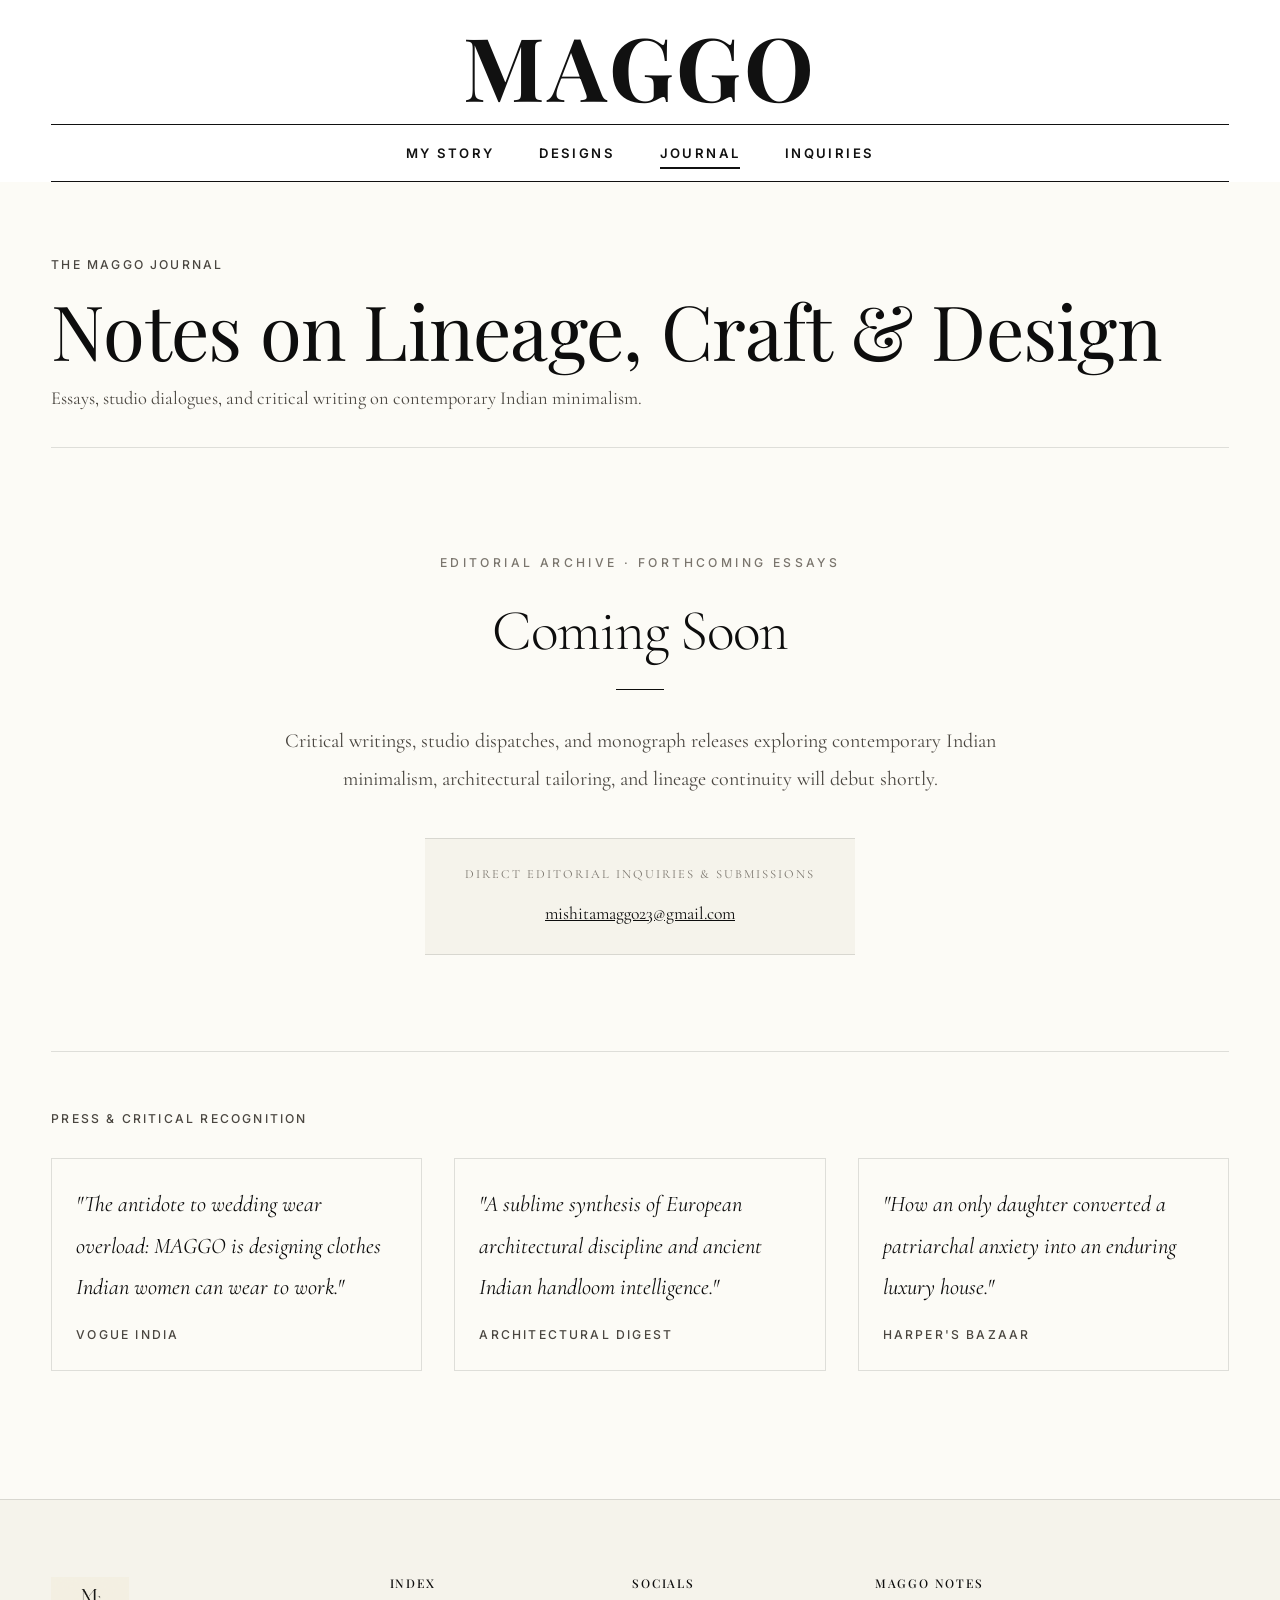
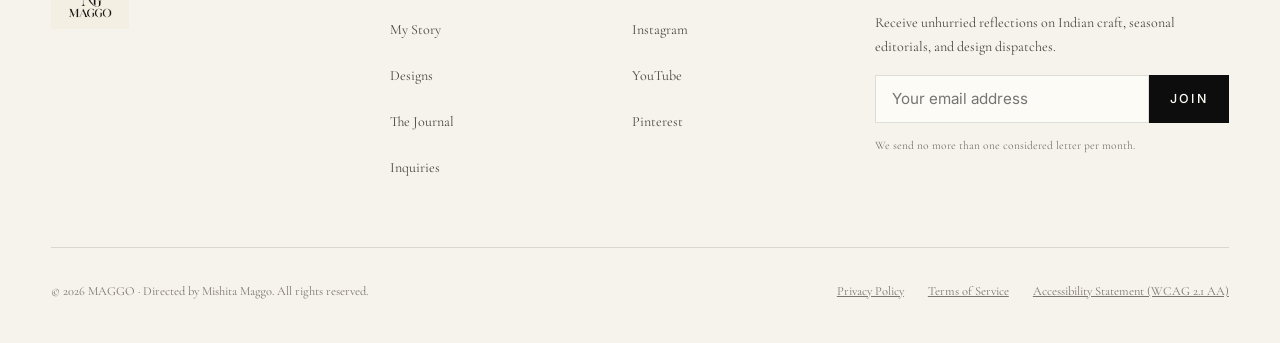
<file: journal/index.html>
<!DOCTYPE html>
<html lang="en">
<head>
  <meta charset="UTF-8">
  <meta name="viewport" content="width=device-width, initial-scale=1.0">
  <title>The Journal · MAGGO | Indian Craft Heritage, Design Philosophy & Essays</title>
  <meta name="description" content="Forthcoming essays, monographs, and design dispatches from MAGGO examining regional Indian craft intelligence, slow textiles, and modern minimalist form.">
  <meta name="keywords" content="MAGGO Journal, Indian craft essays, textile monographs, slow fashion philosophy, Bengal Kantha history, contemporary Indian couture analysis, Mishita Maggo writing">
  <meta name="author" content="Mishita Maggo">
  <meta name="robots" content="index, follow, max-image-preview:large, max-snippet:-1, max-video-preview:-1">
  <meta name="theme-color" content="#FAF7F2">

  <!-- Canonical URL -->
  <link rel="canonical" href="https://maisonmaggo.com/journal">

  <!-- Open Graph / Facebook -->
  <meta property="og:site_name" content="MAGGO">
  <meta property="og:locale" content="en_US">
  <meta property="og:type" content="website">
  <meta property="og:url" content="https://maisonmaggo.com/journal">
  <meta property="og:title" content="The Journal · MAGGO | Indian Craft Heritage, Design Philosophy & Essays">
  <meta property="og:description" content="Critical writing on Indian craft, minimalism, and the architecture of continuity by Mishita Maggo.">
  <meta property="og:image" content="https://maisonmaggo.com/assets/images/designs/mithila_waistcoat_board.jpg">
  <meta property="og:image:secure_url" content="https://maisonmaggo.com/assets/images/designs/mithila_waistcoat_board.jpg">
  <meta property="og:image:type" content="image/jpeg">
  <meta property="og:image:alt" content="MAGGO Editorial Journal & Craft Monographs">

  <!-- Twitter Card -->
  <meta name="twitter:card" content="summary_large_image">
  <meta name="twitter:url" content="https://maisonmaggo.com/journal">
  <meta name="twitter:title" content="The Journal · MAGGO | Indian Craft Heritage, Design Philosophy & Essays">
  <meta name="twitter:description" content="Critical writing on Indian craft, minimalism, and the architecture of continuity by Mishita Maggo.">
  <meta name="twitter:image" content="https://maisonmaggo.com/assets/images/designs/mithila_waistcoat_board.jpg">
  <meta name="twitter:image:alt" content="MAGGO Editorial Journal & Craft Monographs">

  <!-- Favicon -->
  <link rel="icon" type="image/png" href="assets/logo.png">
  <link rel="apple-touch-icon" href="assets/logo.png">

  <!-- Structured Data (JSON-LD) -->
  <script type="application/ld+json">
  {
    "@context": "https://schema.org",
    "@graph": [
      {
        "@type": "Periodical",
        "@id": "https://maisonmaggo.com/journal#periodical",
        "url": "https://maisonmaggo.com/journal",
        "name": "The MAGGO Journal",
        "description": "In-depth essays, craft monographs, and cultural dialogues on Indian design traditions and contemporary minimalism.",
        "publisher": {
          "@type": "Organization",
          "name": "MAGGO",
          "url": "https://maisonmaggo.com/"
        },
        "isPartOf": {
          "@type": "WebSite",
          "@id": "https://maisonmaggo.com/#website",
          "name": "MAGGO",
          "url": "https://maisonmaggo.com/"
        }
      }
    ]
  }
  </script>

  <base href="/">
  <!-- Google Fonts: Editorial Fashion Pairing (Playfair Display + Cormorant Garamond + Inter) -->
  <link rel="preconnect" href="https://fonts.googleapis.com">
  <link rel="preconnect" href="https://fonts.gstatic.com" crossorigin>
  <link href="https://fonts.googleapis.com/css2?family=Cormorant+Garamond:ital,wght@0,400;0,500;0,600;1,400;1,500&family=Inter:wght@300;400;500;600&family=Playfair+Display:ital,wght@0,400;0,500;0,600;0,700;1,400;1,500&display=swap" rel="stylesheet">
  <link rel="stylesheet" href="css/styles.css">
</head>
<body>

  <!-- Vogue Main Header -->
  <header class="vogue-header" id="site-header">
    <div class="container vogue-header-inner">
      <div class="vogue-masthead-container">
        <button class="vogue-menu-btn" id="menu-toggle-btn" aria-label="Toggle Navigation">
          <span></span>
          <span></span>
          <span></span>
        </button>
        <a href="/" class="vogue-masthead-link" aria-label="MAGGO">
          <span class="vogue-masthead-text">MAGGO</span>
        </a>
        <div class="vogue-header-spacer"></div>
      </div>

      <nav class="vogue-nav-strip" aria-label="Primary Navigation">
        <a href="/story" class="nav-link" data-route="story">My Story</a>
        <a href="/designs" class="nav-link" data-route="designs">Designs</a>
        <a href="/journal" class="nav-link active" data-route="journal">Journal</a>
        <a href="/inquiries" class="nav-link" data-route="inquiries">Inquiries</a>
      </nav>
    </div>
  </header>

  <!-- Mobile Navigation Menu Drawer -->
  <div class="mobile-menu-drawer" id="mobile-menu-drawer">
    <div style="display: flex; justify-content: space-between; align-items: center; margin-bottom: 2rem;">
      <span class="overline">Menu</span>
      <button id="mobile-menu-close" style="font-size: 1.5rem; padding: 0.5rem;">✕</button>
    </div>
    <div class="mobile-nav-links">
      <a href="/" class="nav-link" data-route="home">Home</a>
      <a href="/story" class="nav-link" data-route="story">My Story</a>
      <a href="/designs" class="nav-link" data-route="designs">Designs</a>
      <a href="/journal" class="nav-link active" data-route="journal">Journal</a>
      <a href="/inquiries" class="nav-link" data-route="inquiries">Inquiries</a>
    </div>
    <div style="border-top: 1px solid var(--color-border); padding-top: 1.5rem; display: flex; flex-direction: column; gap: 0.5rem; font-size: 0.85rem; color: var(--color-text-muted);">
      <div>Email: mishitamaggo23@gmail.com</div>
    </div>
  </div>

  <!-- Main View Anchor -->
  <main id="main-content" role="main">
    <!-- Populated dynamically by Router -->
  </main>

  <!-- Site Footer -->
  <footer class="site-footer">
    <div class="container">
      <div class="footer-top">
        <div class="footer-brand">
          <img src="assets/logo.png" alt="MAGGO Monogram" class="footer-monogram-img">
        </div>

        <div>
          <h4 class="footer-col-title">Index</h4>
          <ul class="footer-links">
            <li><a href="/story">My Story</a></li>
            <li><a href="/designs">Designs</a></li>
            <li><a href="/journal">The Journal</a></li>
            <li><a href="/inquiries">Inquiries</a></li>
          </ul>
        </div>

        <div>
          <h4 class="footer-col-title">Socials</h4>
          <ul class="footer-links">
            <li><a href="https://www.instagram.com/maisonmaggo/" target="_blank" rel="noopener">Instagram</a></li>
            <li><a href="https://www.youtube.com/@maisonmaggo" target="_blank" rel="noopener">YouTube</a></li>
            <li><a href="https://in.pinterest.com/maisonmaggo/" target="_blank" rel="noopener">Pinterest</a></li>
          </ul>
        </div>

        <div>
          <h4 class="footer-col-title">MAGGO Notes</h4>
          <p style="font-size: 0.88rem; color: var(--color-text-muted); margin-bottom: 1rem; line-height: 1.7;">
            Receive unhurried reflections on Indian craft, seasonal editorials, and design dispatches.
          </p>
          <form class="newsletter-form" id="footer-newsletter-form">
            <div class="newsletter-input-group">
              <input type="email" placeholder="Your email address" required aria-label="Email Address">
              <button type="submit" class="btn-primary" style="padding: 0 1.25rem;">Join</button>
            </div>
            <span style="font-size: 0.72rem; color: var(--color-text-light);">We send no more than one considered letter per month.</span>
          </form>
        </div>
      </div>

      <div class="footer-bottom">
        <div>© 2026 MAGGO · Directed by Mishita Maggo. All rights reserved.</div>
        <div style="display: flex; gap: 1.5rem;">
          <a href="/inquiries" style="text-decoration: underline;">Privacy Policy</a>
          <a href="/inquiries" style="text-decoration: underline;">Terms of Service</a>
          <a href="/inquiries" style="text-decoration: underline;">Accessibility Statement (WCAG 2.1 AA)</a>
        </div>
      </div>
    </div>
  </footer>

  <div class="toast-container" id="toast-container"></div>
  <script type="module" src="js/app.js"></script>
</body>
</html>
</file>
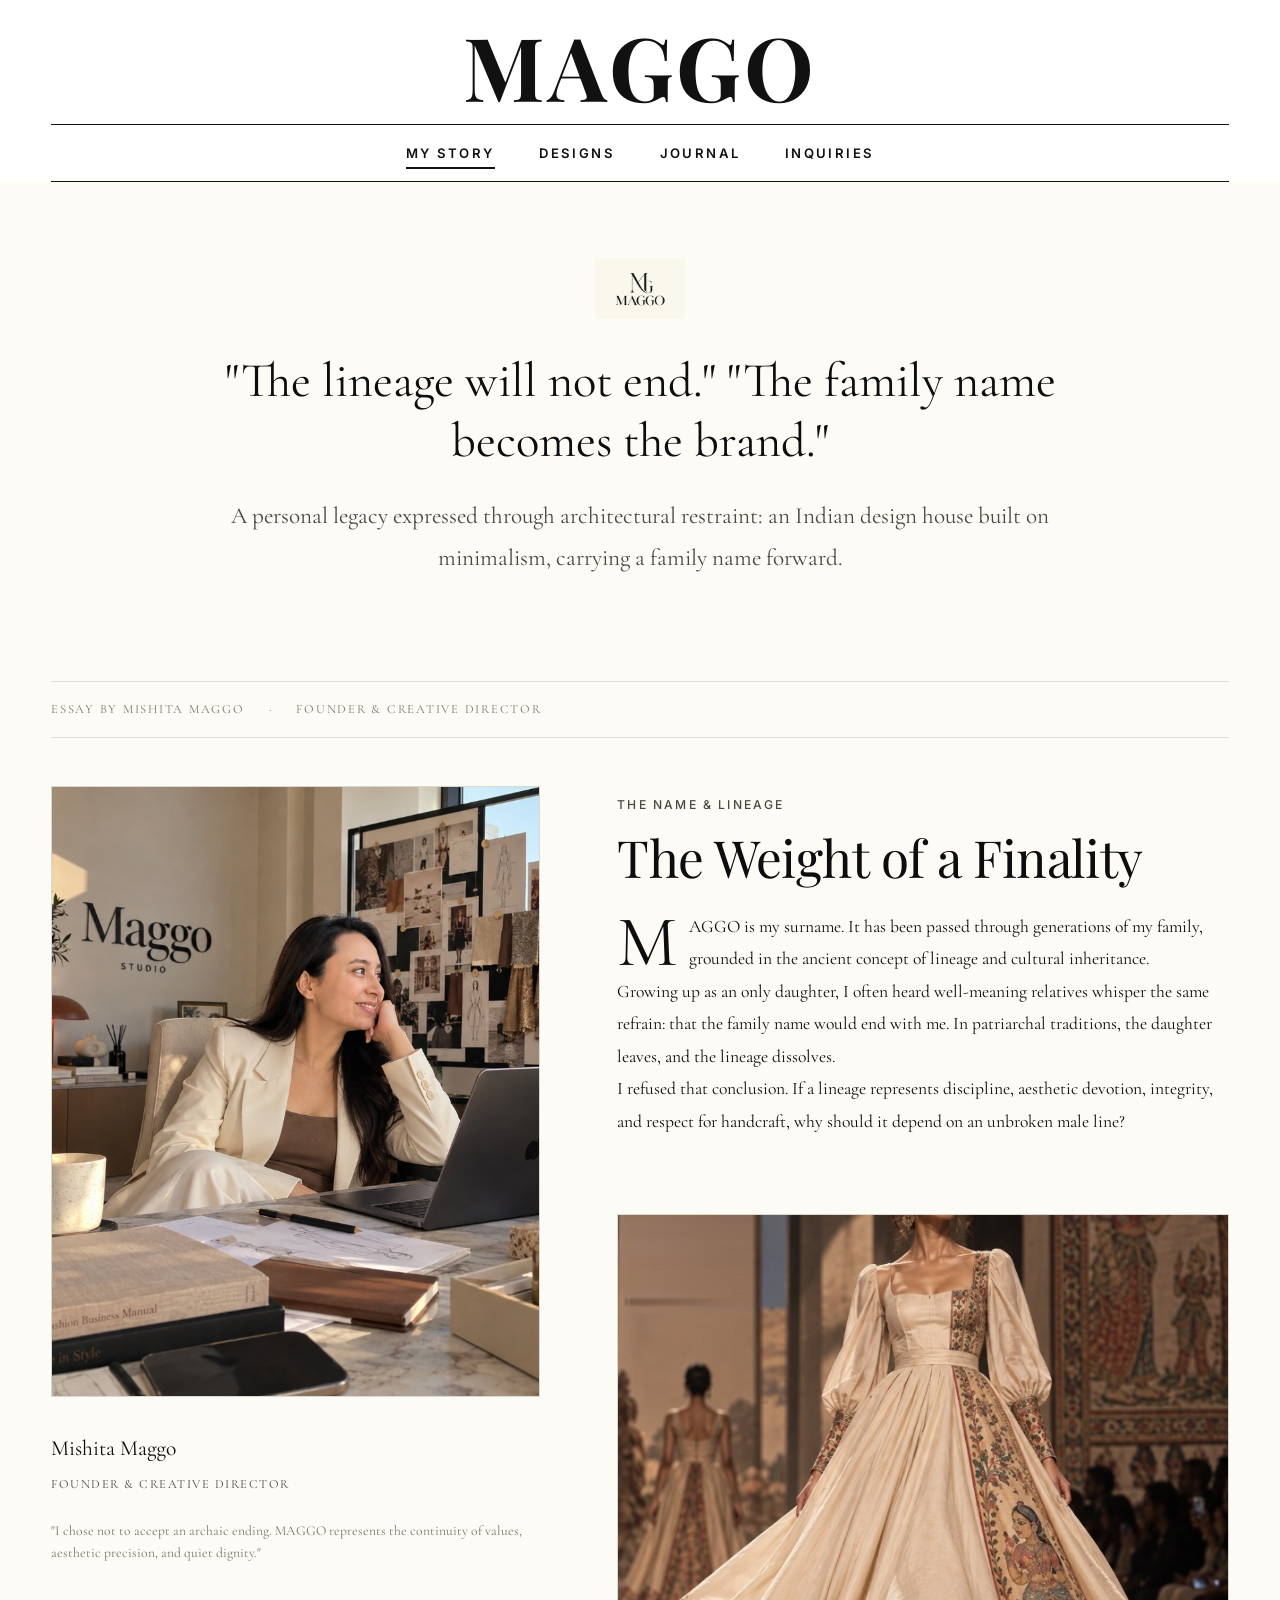
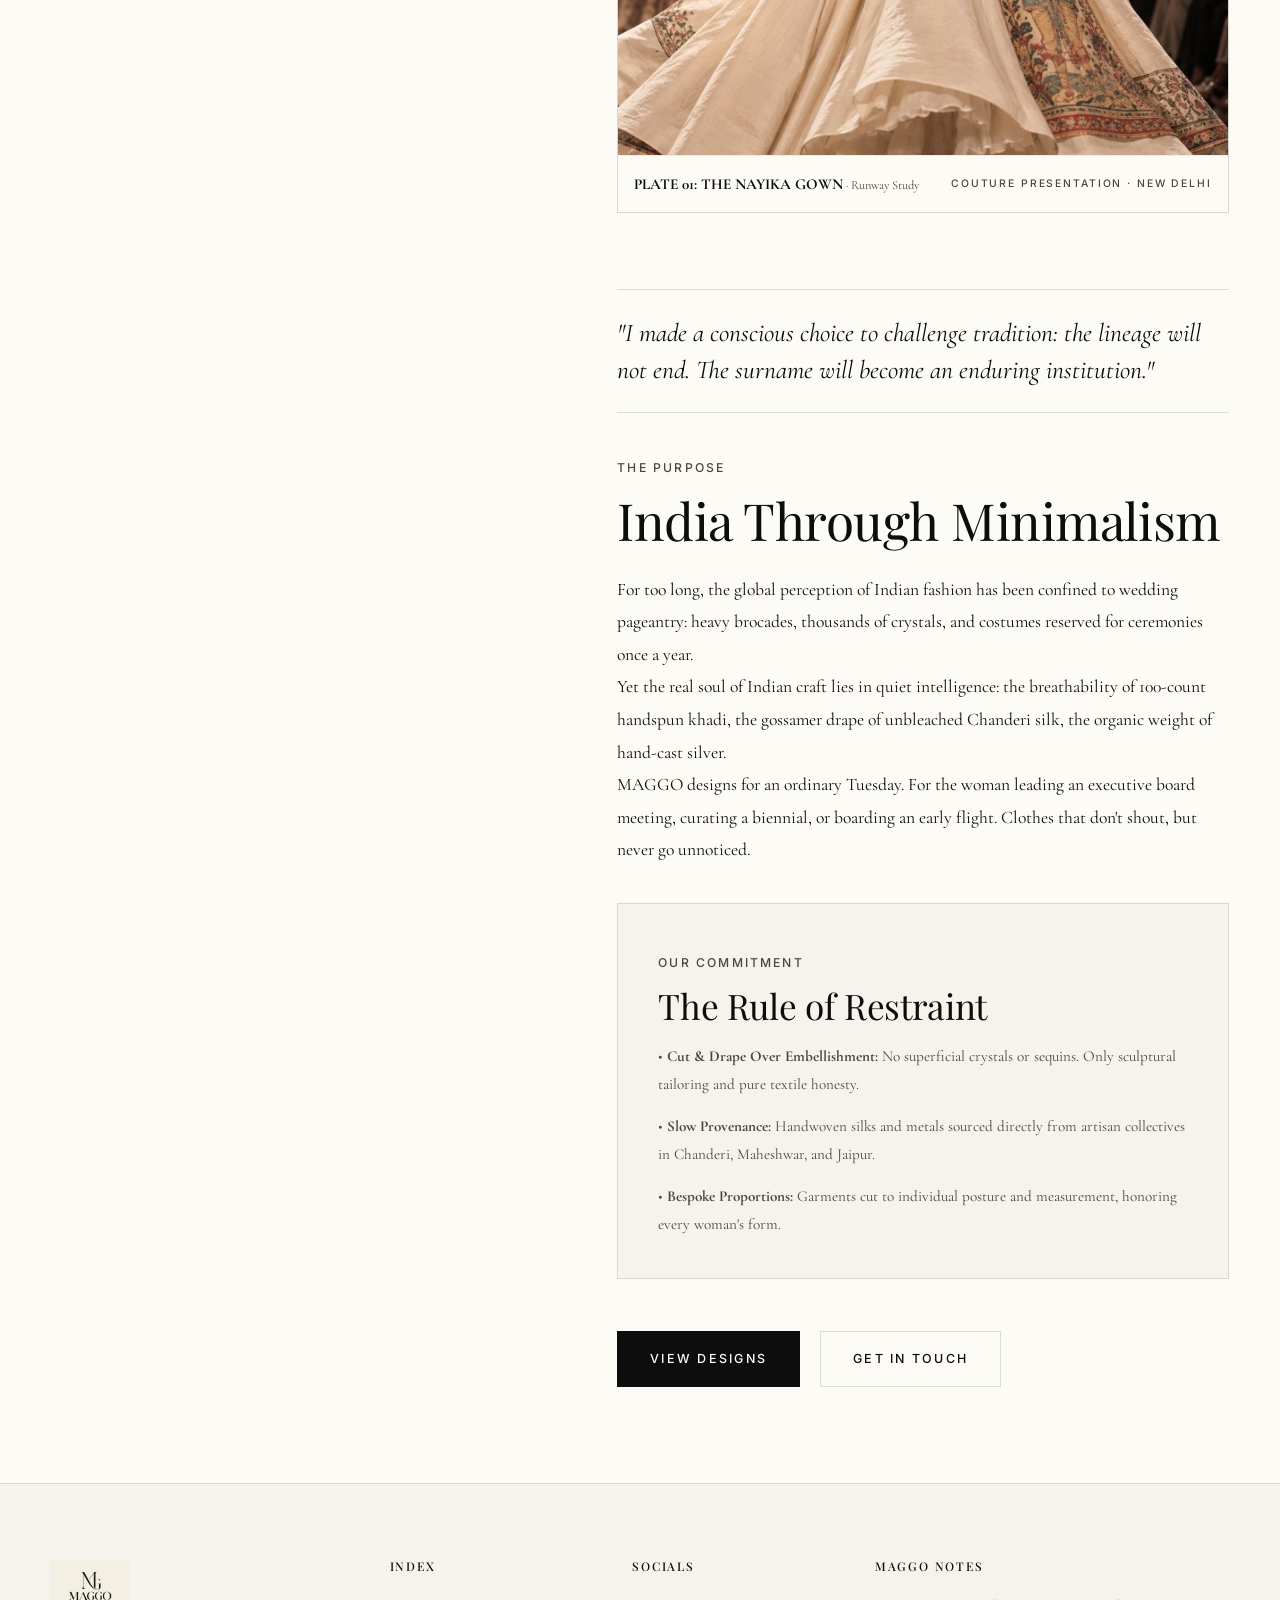
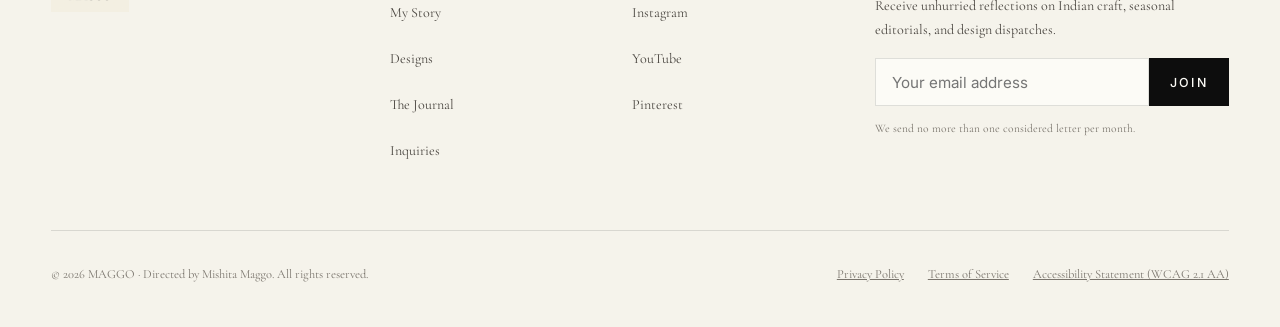
<file: story/index.html>
<!DOCTYPE html>
<html lang="en">
<head>
  <meta charset="UTF-8">
  <meta name="viewport" content="width=device-width, initial-scale=1.0">
  <title>My Story · Mishita Maggo | Founder & Creative Philosophy · MAGGO</title>
  <meta name="description" content="The founding story of MAGGO: How Mishita Maggo turned a generational anxiety into an enduring luxury house built on architectural restraint and Indian craft lineage.">
  <meta name="keywords" content="Mishita Maggo, MAGGO founder, Indian fashion designer story, women-led luxury brand, lineage through design, contemporary Indian craft philosophy, quiet luxury New Delhi">
  <meta name="author" content="Mishita Maggo">
  <meta name="robots" content="index, follow, max-image-preview:large, max-snippet:-1, max-video-preview:-1">
  <meta name="theme-color" content="#FAF7F2">

  <!-- Canonical URL -->
  <link rel="canonical" href="https://maisonmaggo.com/story">

  <!-- Open Graph / Facebook -->
  <meta property="og:site_name" content="MAGGO">
  <meta property="og:locale" content="en_US">
  <meta property="og:type" content="article">
  <meta property="og:url" content="https://maisonmaggo.com/story">
  <meta property="og:title" content="My Story · Mishita Maggo | Founder & Creative Philosophy · MAGGO">
  <meta property="og:description" content="How an only daughter converted a patriarchal anxiety into an enduring luxury house built on architectural restraint and Indian craft lineage.">
  <meta property="og:image" content="https://maisonmaggo.com/assets/images/founder_mishita.jpg">
  <meta property="og:image:secure_url" content="https://maisonmaggo.com/assets/images/founder_mishita.jpg">
  <meta property="og:image:type" content="image/jpeg">
  <meta property="og:image:alt" content="Mishita Maggo, Founder & Creative Director of MAGGO">

  <!-- Twitter Card -->
  <meta name="twitter:card" content="summary_large_image">
  <meta name="twitter:url" content="https://maisonmaggo.com/story">
  <meta name="twitter:title" content="My Story · Mishita Maggo | Founder & Creative Philosophy · MAGGO">
  <meta name="twitter:description" content="How an only daughter converted a patriarchal anxiety into an enduring luxury house built on architectural restraint and Indian craft lineage.">
  <meta name="twitter:image" content="https://maisonmaggo.com/assets/images/founder_mishita.jpg">
  <meta name="twitter:image:alt" content="Mishita Maggo, Founder & Creative Director of MAGGO">

  <!-- Favicon -->
  <link rel="icon" type="image/png" href="assets/logo.png">
  <link rel="apple-touch-icon" href="assets/logo.png">

  <!-- Structured Data (JSON-LD) -->
  <script type="application/ld+json">
  {
    "@context": "https://schema.org",
    "@graph": [
      {
        "@type": "AboutPage",
        "@id": "https://maisonmaggo.com/story#webpage",
        "url": "https://maisonmaggo.com/story",
        "name": "My Story · Mishita Maggo | Founder & Creative Philosophy · MAGGO",
        "description": "The founding story and craft philosophy of MAGGO by Mishita Maggo.",
        "isPartOf": {
          "@type": "WebSite",
          "@id": "https://maisonmaggo.com/#website",
          "name": "MAGGO",
          "url": "https://maisonmaggo.com/"
        },
        "about": {
          "@id": "https://maisonmaggo.com/#person"
        }
      },
      {
        "@type": "Person",
        "@id": "https://maisonmaggo.com/#person",
        "name": "Mishita Maggo",
        "jobTitle": "Founder & Creative Director",
        "worksFor": {
          "@type": "Organization",
          "name": "MAGGO",
          "url": "https://maisonmaggo.com/"
        },
        "image": "https://maisonmaggo.com/assets/images/founder_mishita.jpg",
        "sameAs": [
          "https://www.instagram.com/maisonmaggo/",
          "https://www.youtube.com/@maisonmaggo",
          "https://in.pinterest.com/maisonmaggo/"
        ]
      }
    ]
  }
  </script>

  <base href="/">
  <!-- Google Fonts: Editorial Fashion Pairing (Playfair Display + Cormorant Garamond + Inter) -->
  <link rel="preconnect" href="https://fonts.googleapis.com">
  <link rel="preconnect" href="https://fonts.gstatic.com" crossorigin>
  <link href="https://fonts.googleapis.com/css2?family=Cormorant+Garamond:ital,wght@0,400;0,500;0,600;1,400;1,500&family=Inter:wght@300;400;500;600&family=Playfair+Display:ital,wght@0,400;0,500;0,600;0,700;1,400;1,500&display=swap" rel="stylesheet">
  <link rel="stylesheet" href="css/styles.css">
</head>
<body>

  <!-- Vogue Main Header -->
  <header class="vogue-header" id="site-header">
    <div class="container vogue-header-inner">
      <div class="vogue-masthead-container">
        <button class="vogue-menu-btn" id="menu-toggle-btn" aria-label="Toggle Navigation">
          <span></span>
          <span></span>
          <span></span>
        </button>
        <a href="/" class="vogue-masthead-link" aria-label="MAGGO">
          <span class="vogue-masthead-text">MAGGO</span>
        </a>
        <div class="vogue-header-spacer"></div>
      </div>

      <nav class="vogue-nav-strip" aria-label="Primary Navigation">
        <a href="/story" class="nav-link active" data-route="story">My Story</a>
        <a href="/designs" class="nav-link" data-route="designs">Designs</a>
        <a href="/journal" class="nav-link" data-route="journal">Journal</a>
        <a href="/inquiries" class="nav-link" data-route="inquiries">Inquiries</a>
      </nav>
    </div>
  </header>

  <!-- Mobile Navigation Menu Drawer -->
  <div class="mobile-menu-drawer" id="mobile-menu-drawer">
    <div style="display: flex; justify-content: space-between; align-items: center; margin-bottom: 2rem;">
      <span class="overline">Menu</span>
      <button id="mobile-menu-close" style="font-size: 1.5rem; padding: 0.5rem;">✕</button>
    </div>
    <div class="mobile-nav-links">
      <a href="/" class="nav-link" data-route="home">Home</a>
      <a href="/story" class="nav-link active" data-route="story">My Story</a>
      <a href="/designs" class="nav-link" data-route="designs">Designs</a>
      <a href="/journal" class="nav-link" data-route="journal">Journal</a>
      <a href="/inquiries" class="nav-link" data-route="inquiries">Inquiries</a>
    </div>
    <div style="border-top: 1px solid var(--color-border); padding-top: 1.5rem; display: flex; flex-direction: column; gap: 0.5rem; font-size: 0.85rem; color: var(--color-text-muted);">
      <div>Email: mishitamaggo23@gmail.com</div>
    </div>
  </div>

  <!-- Main View Anchor -->
  <main id="main-content" role="main">
    <!-- Populated dynamically by Router -->
  </main>

  <!-- Site Footer -->
  <footer class="site-footer">
    <div class="container">
      <div class="footer-top">
        <div class="footer-brand">
          <img src="assets/logo.png" alt="MAGGO Monogram" class="footer-monogram-img">
        </div>

        <div>
          <h4 class="footer-col-title">Index</h4>
          <ul class="footer-links">
            <li><a href="/story">My Story</a></li>
            <li><a href="/designs">Designs</a></li>
            <li><a href="/journal">The Journal</a></li>
            <li><a href="/inquiries">Inquiries</a></li>
          </ul>
        </div>

        <div>
          <h4 class="footer-col-title">Socials</h4>
          <ul class="footer-links">
            <li><a href="https://www.instagram.com/maisonmaggo/" target="_blank" rel="noopener">Instagram</a></li>
            <li><a href="https://www.youtube.com/@maisonmaggo" target="_blank" rel="noopener">YouTube</a></li>
            <li><a href="https://in.pinterest.com/maisonmaggo/" target="_blank" rel="noopener">Pinterest</a></li>
          </ul>
        </div>

        <div>
          <h4 class="footer-col-title">MAGGO Notes</h4>
          <p style="font-size: 0.88rem; color: var(--color-text-muted); margin-bottom: 1rem; line-height: 1.7;">
            Receive unhurried reflections on Indian craft, seasonal editorials, and design dispatches.
          </p>
          <form class="newsletter-form" id="footer-newsletter-form">
            <div class="newsletter-input-group">
              <input type="email" placeholder="Your email address" required aria-label="Email Address">
              <button type="submit" class="btn-primary" style="padding: 0 1.25rem;">Join</button>
            </div>
            <span style="font-size: 0.72rem; color: var(--color-text-light);">We send no more than one considered letter per month.</span>
          </form>
        </div>
      </div>

      <div class="footer-bottom">
        <div>© 2026 MAGGO · Directed by Mishita Maggo. All rights reserved.</div>
        <div style="display: flex; gap: 1.5rem;">
          <a href="/inquiries" style="text-decoration: underline;">Privacy Policy</a>
          <a href="/inquiries" style="text-decoration: underline;">Terms of Service</a>
          <a href="/inquiries" style="text-decoration: underline;">Accessibility Statement (WCAG 2.1 AA)</a>
        </div>
      </div>
    </div>
  </footer>

  <div class="toast-container" id="toast-container"></div>
  <script type="module" src="js/app.js"></script>
</body>
</html>
</file>
<file: css/styles.css>
/* ==========================================================================
   MAGGO · Design System & Stylesheet
   Architecture: Luxury Editorial Minimalism
   Palette: Near-Black (#111111) on Warm Off-White (#FCFBF6)
   ========================================================================== */

@import url('https://fonts.googleapis.com/css2?family=Cormorant+Garamond:ital,wght@0,400;0,500;0,600;1,400;1,500&family=Playfair+Display:ital,wght@0,400;0,500;0,600;0,700;1,400;1,500&family=Inter:wght@300;400;500;600&family=Noto+Serif+Devanagari:wght@400;500;600&display=swap');

:root {
  /* Color Palette */
  --color-bg: #FCFBF6;
  --color-bg-alt: #F5F3EB;
  --color-bg-subtle: #ECE8DD;
  --color-text: #0D0D0D;
  --color-text-muted: #4A4640;
  --color-text-light: #7A756D;
  --color-border: rgba(13, 13, 13, 0.12);
  --color-border-subtle: rgba(13, 13, 13, 0.06);
  --color-accent: #6C645B;
  --color-white: #FFFFFF;

  /* Typography - Clean, High-Fashion Editorial System */
  --font-serif: 'Cormorant Garamond', Georgia, serif;
  --font-editorial: 'Cormorant Garamond', Georgia, serif;
  --font-display: 'Playfair Display', 'Cormorant Garamond', Georgia, serif;
  --font-sans: 'Inter', -apple-system, BlinkMacSystemFont, 'Segoe UI', sans-serif;
  --font-devanagari: 'Noto Serif Devanagari', 'Playfair Display', serif;

  /* Spacing Scale */
  --space-2xs: 0.25rem;
  --space-xs: 0.5rem;
  --space-sm: 1rem;
  --space-md: 1.5rem;
  --space-lg: 2.5rem;
  --space-xl: 4rem;
  --space-2xl: 6.5rem;
  --space-3xl: 9rem;

  /* Layout */
  --container-max: 1440px;
  --container-pad: clamp(1.25rem, 4vw, 3.5rem);
  --transition-slow: 0.6s cubic-bezier(0.16, 1, 0.3, 1);
  --transition-fast: 0.25s cubic-bezier(0.16, 1, 0.3, 1);
}

/* Reset & Base */
*, *::before, *::after {
  box-sizing: border-box;
  margin: 0;
  padding: 0;
}

html {
  font-size: 16px;
  scroll-behavior: smooth;
  background-color: var(--color-bg);
  color: var(--color-text);
  -webkit-font-smoothing: antialiased;
  -moz-osx-font-smoothing: grayscale;
}

body {
  font-family: var(--font-serif);
  font-weight: 400;
  font-size: 1.15rem;
  line-height: 1.85;
  background-color: var(--color-bg);
  color: var(--color-text);
  min-height: 100vh;
  display: flex;
  flex-direction: column;
  overflow-x: hidden;
}

img {
  max-width: 100%;
  height: auto;
  display: block;
}

a {
  color: inherit;
  text-decoration: none;
  transition: opacity var(--transition-fast);
}

button {
  background: none;
  border: none;
  font: inherit;
  color: inherit;
  cursor: pointer;
  transition: all var(--transition-fast);
}

input, textarea, select {
  font-family: var(--font-sans);
  color: var(--color-text);
  background: transparent;
  border: 1px solid var(--color-border);
  padding: 0.85rem 1rem;
  font-size: 0.95rem;
  outline: none;
  transition: border-color var(--transition-fast);
  border-radius: 0;
}

input:focus, textarea:focus, select:focus {
  border-color: var(--color-text);
}

/* Typography Presets */
.serif {
  font-family: var(--font-serif);
}

.devanagari {
  font-family: var(--font-devanagari);
}

h1, h2, h3, h4, h5 {
  font-family: var(--font-display);
  font-weight: 400;
  line-height: 1.15;
  letter-spacing: -0.01em;
}

h1 {
  font-size: clamp(2.4rem, 6vw, 4.75rem);
}

h2 {
  font-size: clamp(1.85rem, 4vw, 3.25rem);
}

h3 {
  font-size: clamp(1.4rem, 2.8vw, 2.2rem);
}

.headline-devanagari {
  font-family: var(--font-devanagari);
  font-weight: 400;
  font-size: 1.35em;
  line-height: 1.2;
}

p {
  font-family: var(--font-serif);
  font-size: 1.15rem;
  line-height: 1.85;
  color: var(--color-text-muted);
}

p.lead {
  font-size: clamp(1.2rem, 2vw, 1.45rem);
  font-family: var(--font-serif);
  line-height: 1.8;
  color: var(--color-text);
}

.overline {
  font-size: 0.76rem;
  text-transform: uppercase;
  letter-spacing: 0.18em;
  color: var(--color-text-muted);
  font-family: var(--font-sans);
  font-weight: 500;
}

/* Containers */
.container {
  width: 100%;
  max-width: var(--container-max);
  margin-left: auto;
  margin-right: auto;
  padding-left: var(--container-pad);
  padding-right: var(--container-pad);
}

.hairline {
  border: none;
  border-top: 1px solid var(--color-border);
  margin: 0;
}

/* ==========================================================================
   Header & Navigation
   ========================================================================== */
.site-header {
  position: sticky;
  top: 0;
  z-index: 100;
  background-color: rgba(252, 251, 246, 0.94);
  backdrop-filter: blur(10px);
  -webkit-backdrop-filter: blur(10px);
  border-bottom: 1px solid var(--color-border);
  transition: all var(--transition-fast);
}

.header-inner {
  display: flex;
  align-items: center;
  justify-content: space-between;
  height: 76px;
  gap: 1.5rem;
}

.brand-lockup {
  display: flex;
  align-items: center;
  flex-shrink: 0;
}

.brand-monogram-img {
  height: 48px;
  width: auto;
  mix-blend-mode: multiply;
  object-fit: contain;
}

.brand-logo-text {
  display: none; /* Logo image already contains complete MG MAGGO lockup */
}

.nav-desktop {
  display: flex;
  align-items: center;
  justify-content: center;
  gap: clamp(0.75rem, 1.5vw, 1.85rem);
  flex: 1;
  min-width: 0;
}

.nav-desktop a {
  font-family: var(--font-sans);
  font-size: 0.8rem;
  letter-spacing: 0.18em;
  text-transform: uppercase;
  color: var(--color-text);
  white-space: nowrap;
  position: relative;
  padding: 0.35rem 0;
  font-weight: 400;
  transition: opacity var(--transition-fast);
}

.nav-desktop a::after {
  content: '';
  position: absolute;
  bottom: 0;
  left: 0;
  width: 0%;
  height: 1px;
  background-color: var(--color-text);
  transition: width var(--transition-fast);
}

.nav-desktop a:hover::after,
.nav-desktop a.active::after {
  width: 100%;
}

.header-actions {
  display: flex;
  align-items: center;
  gap: 0.85rem;
  flex-shrink: 0;
}

.currency-select {
  border: none;
  padding: 0.25rem 0.5rem;
  font-size: 0.75rem;
  letter-spacing: 0.08em;
  cursor: pointer;
  background: transparent;
  color: var(--color-text-muted);
}

.cart-toggle-btn {
  font-size: 0.8rem;
  letter-spacing: 0.08em;
  text-transform: uppercase;
  display: flex;
  align-items: center;
  gap: 0.4rem;
  padding: 0.4rem 0.8rem;
  border: 1px solid var(--color-border);
}

.cart-toggle-btn:hover {
  background-color: var(--color-text);
  color: var(--color-bg);
  border-color: var(--color-text);
}

.cart-count-badge {
  font-size: 0.75rem;
  font-weight: 500;
}

.menu-toggle-btn {
  display: none;
  flex-direction: column;
  gap: 6px;
  width: 24px;
  height: 20px;
}

.menu-toggle-btn span {
  display: block;
  width: 100%;
  height: 1px;
  background-color: var(--color-text);
  transition: transform var(--transition-fast), opacity var(--transition-fast);
}

/* Mobile Navigation Drawer - STRICTLY HIDDEN ON DESKTOP */
.mobile-menu-drawer {
  display: none !important;
}

/* ==========================================================================
   Hero Section
   ========================================================================== */
.hero-section {
  padding-top: clamp(2rem, 5vw, 4rem);
  padding-bottom: clamp(3rem, 7vw, 6rem);
}

.hero-grid {
  display: grid;
  grid-template-columns: 1fr 1fr;
  gap: clamp(2rem, 6vw, 5rem);
  align-items: center;
}

.hero-content {
  display: flex;
  flex-direction: column;
  gap: 1.75rem;
}

.hero-tagline-quote {
  font-family: var(--font-serif);
  font-size: clamp(1.4rem, 2.5vw, 2.1rem);
  line-height: 1.4;
  font-style: italic;
  color: var(--color-text);
  border-left: 2px solid var(--color-text);
  padding-left: 1.5rem;
}

.hero-tagline-quote .devanagari-quote {
  display: block;
  font-style: normal;
  font-family: var(--font-devanagari);
  font-size: 1.15em;
  margin-top: 0.4rem;
  color: var(--color-text);
}

.hero-narrative {
  font-size: 1.05rem;
  color: var(--color-text-muted);
  max-width: 540px;
  line-height: 1.8;
}

.hero-actions {
  display: flex;
  flex-wrap: wrap;
  gap: 1.25rem;
  margin-top: 0.5rem;
}

.hero-visual {
  position: relative;
  overflow: hidden;
}

.hero-img-frame {
  position: relative;
  background-color: var(--color-bg-alt);
  aspect-ratio: 4 / 5;
  width: 100%;
  overflow: hidden;
}

.hero-img-frame img {
  width: 100%;
  height: 100%;
  object-fit: cover;
  object-position: top center;
  display: block;
  transition: transform 1.2s cubic-bezier(0.16, 1, 0.3, 1);
}

.hero-visual:hover img {
  transform: scale(1.02);
}

.hero-img-caption {
  margin-top: 0.75rem;
  font-size: 0.75rem;
  letter-spacing: 0.05em;
  color: var(--color-text-light);
  display: flex;
  justify-content: space-between;
}

/* Buttons */
.btn-primary {
  display: inline-flex;
  align-items: center;
  justify-content: center;
  gap: 0.75rem;
  background-color: var(--color-text);
  color: var(--color-bg);
  padding: 0.95rem 2rem;
  font-family: var(--font-sans);
  font-size: 0.78rem;
  letter-spacing: 0.18em;
  text-transform: uppercase;
  font-weight: 500;
  border: 1px solid var(--color-text);
  border-radius: 0;
  transition: all var(--transition-fast);
}

.btn-primary:hover {
  background-color: transparent;
  color: var(--color-text);
}

.btn-secondary {
  display: inline-flex;
  align-items: center;
  justify-content: center;
  gap: 0.75rem;
  background-color: transparent;
  color: var(--color-text);
  padding: 0.95rem 2rem;
  font-family: var(--font-sans);
  font-size: 0.78rem;
  letter-spacing: 0.18em;
  text-transform: uppercase;
  font-weight: 500;
  border: 1px solid var(--color-border);
  border-radius: 0;
  transition: all var(--transition-fast);
}

.btn-secondary:hover {
  border-color: var(--color-text);
  background-color: rgba(13, 13, 13, 0.03);
}

.btn-link {
  display: inline-flex;
  align-items: center;
  gap: 0.5rem;
  font-size: 0.72rem;
  letter-spacing: 0.18em;
  text-transform: uppercase;
  color: var(--color-text);
  padding-bottom: 3px;
  border-bottom: 1px solid var(--color-text);
  font-weight: 500;
}

.btn-link:hover {
  opacity: 0.65;
}

/* ==========================================================================
   Three Pillars Section
   ========================================================================== */
.pillars-section {
  padding: clamp(3rem, 6vw, 6rem) 0;
  background-color: var(--color-bg-alt);
  border-top: 1px solid var(--color-border);
  border-bottom: 1px solid var(--color-border);
}

.pillars-header {
  text-align: center;
  max-width: 680px;
  margin: 0 auto clamp(2rem, 4vw, 4rem) auto;
}

.pillars-grid {
  display: grid;
  grid-template-columns: repeat(3, 1fr);
  gap: clamp(1.5rem, 3.5vw, 3.5rem);
}

.pillar-card {
  padding: clamp(1.5rem, 2.5vw, 2.5rem);
  background-color: var(--color-bg);
  border: 1px solid var(--color-border);
  display: flex;
  flex-direction: column;
  gap: 1.25rem;
  position: relative;
  transition: transform var(--transition-fast), border-color var(--transition-fast);
}

.pillar-card:hover {
  border-color: var(--color-text);
  transform: translateY(-3px);
}

.pillar-devanagari {
  font-family: var(--font-devanagari);
  font-size: 2.25rem;
  color: var(--color-text-light);
  line-height: 1;
}

.pillar-card h3 {
  font-size: 1.5rem;
}

.pillar-card p {
  font-size: 0.95rem;
  color: var(--color-text-muted);
  line-height: 1.7;
}

/* ==========================================================================
   Founder Note Snippet
   ========================================================================== */
.founder-teaser-section {
  padding: clamp(3.5rem, 7vw, 7rem) 0;
}

.founder-teaser-grid {
  display: grid;
  grid-template-columns: 1fr 1.15fr;
  gap: clamp(2rem, 6vw, 6rem);
  align-items: center;
}

.founder-teaser-img-frame {
  position: relative;
  background-color: var(--color-bg-alt);
}

.founder-teaser-content {
  display: flex;
  flex-direction: column;
  gap: 1.75rem;
}

.founder-quote-large {
  font-family: var(--font-serif);
  font-size: clamp(1.6rem, 2.8vw, 2.4rem);
  line-height: 1.35;
  color: var(--color-text);
}

.founder-signoff {
  display: flex;
  flex-direction: column;
  gap: 0.25rem;
  margin-top: 0.5rem;
}

.founder-signoff .name {
  font-family: var(--font-serif);
  font-size: 1.35rem;
}

.founder-signoff .role {
  font-size: 0.78rem;
  text-transform: uppercase;
  letter-spacing: 0.12em;
  color: var(--color-text-muted);
}

/* ==========================================================================
   Categories Showcase Grid
   ========================================================================== */
.categories-section {
  padding: clamp(3rem, 6vw, 6rem) 0;
}

.section-head {
  display: flex;
  justify-content: space-between;
  align-items: flex-end;
  margin-bottom: clamp(1.5rem, 3.5vw, 3rem);
  border-bottom: 1px solid var(--color-border);
  padding-bottom: 1.25rem;
}

.categories-triad {
  display: grid;
  grid-template-columns: repeat(3, 1fr);
  gap: clamp(1rem, 2.5vw, 2.5rem);
}

.category-card {
  position: relative;
  display: flex;
  flex-direction: column;
  gap: 1rem;
  cursor: pointer;
}

.category-card-img-wrap {
  aspect-ratio: 4 / 5;
  overflow: hidden;
  background-color: var(--color-bg-alt);
  position: relative;
}

.category-card-img-wrap img {
  width: 100%;
  height: 100%;
  object-fit: cover;
  transition: transform 0.8s cubic-bezier(0.16, 1, 0.3, 1);
}

.category-card:hover img {
  transform: scale(1.04);
}

.category-card-meta {
  display: flex;
  justify-content: space-between;
  align-items: baseline;
}

.category-card-meta h3 {
  font-size: 1.35rem;
}

.category-card-meta span {
  font-size: 0.75rem;
  text-transform: uppercase;
  letter-spacing: 0.12em;
  color: var(--color-text-muted);
}

/* ==========================================================================
   Product Grid & Filters
   ========================================================================== */
.catalog-page-header {
  padding: clamp(2.5rem, 5vw, 4.5rem) 0 2rem 0;
  border-bottom: 1px solid var(--color-border);
  margin-bottom: 2rem;
}

.catalog-header-inner {
  display: flex;
  justify-content: space-between;
  align-items: flex-end;
  flex-wrap: wrap;
  gap: 1.5rem;
}

.catalog-filters-bar {
  display: flex;
  align-items: center;
  justify-content: space-between;
  flex-wrap: wrap;
  gap: 1rem;
  padding: 1rem 0;
  border-bottom: 1px solid var(--color-border);
  margin-bottom: 2.5rem;
}

.filter-group {
  display: flex;
  align-items: center;
  gap: 0.75rem;
  flex-wrap: wrap;
}

.filter-btn {
  font-size: 0.78rem;
  letter-spacing: 0.08em;
  text-transform: uppercase;
  padding: 0.45rem 0.9rem;
  border: 1px solid var(--color-border);
  background: transparent;
  color: var(--color-text-muted);
}

.filter-btn:hover,
.filter-btn.active {
  border-color: var(--color-text);
  color: var(--color-text);
  background-color: rgba(17, 17, 17, 0.04);
}

.products-grid {
  display: grid;
  grid-template-columns: repeat(auto-fill, minmax(320px, 1fr));
  gap: clamp(1.5rem, 3.5vw, 3rem);
  margin-bottom: 5rem;
}

.product-card {
  display: flex;
  flex-direction: column;
  gap: 1rem;
  position: relative;
  cursor: pointer;
}

.product-image-frame {
  aspect-ratio: 4 / 5;
  background-color: var(--color-bg-alt);
  overflow: hidden;
  position: relative;
}

.product-image-frame img {
  width: 100%;
  height: 100%;
  object-fit: cover;
  transition: transform 0.8s cubic-bezier(0.16, 1, 0.3, 1);
}

.product-card:hover .product-image-frame img {
  transform: scale(1.03);
}

.product-badge {
  position: absolute;
  top: 1rem;
  left: 1rem;
  background-color: rgba(252, 251, 246, 0.9);
  padding: 0.35rem 0.75rem;
  font-size: 0.7rem;
  letter-spacing: 0.1em;
  text-transform: uppercase;
  font-weight: 500;
}

.product-info {
  display: flex;
  flex-direction: column;
  gap: 0.4rem;
}

.product-info-top {
  display: flex;
  justify-content: space-between;
  align-items: baseline;
}

.product-title {
  font-size: 1.35rem;
  font-family: var(--font-serif);
}

.product-price {
  font-family: var(--font-sans);
  font-size: 0.95rem;
  font-weight: 400;
}

.product-fabric-tag {
  font-size: 0.8rem;
  color: var(--color-text-muted);
}

.product-quick-actions {
  display: flex;
  gap: 0.75rem;
  margin-top: 0.4rem;
}

.product-quick-btn {
  font-size: 0.75rem;
  letter-spacing: 0.1em;
  text-transform: uppercase;
  padding: 0.5rem 0.75rem;
  border: 1px solid var(--color-border);
  flex: 1;
  text-align: center;
}

.product-quick-btn:hover {
  background-color: var(--color-text);
  color: var(--color-bg);
  border-color: var(--color-text);
}

/* ==========================================================================
   Story Page (The Manifesto)
   ========================================================================== */
.story-page-wrapper {
  padding-bottom: 6rem;
}

.story-hero-banner {
  padding: clamp(3rem, 6vw, 6rem) 0;
  text-align: center;
  max-width: 840px;
  margin: 0 auto;
}

.story-monogram-large {
  max-width: 90px;
  margin: 0 auto 2rem auto;
  mix-blend-mode: multiply;
}

.story-lead-quote {
  font-family: var(--font-serif);
  font-size: clamp(2rem, 3.8vw, 3.4rem);
  line-height: 1.25;
  color: var(--color-text);
  margin-bottom: 1.5rem;
}

.story-lead-quote .highlight-devanagari {
  display: block;
  font-family: var(--font-devanagari);
  font-size: 1.15em;
  margin-top: 0.75rem;
  letter-spacing: 0.02em;
}

.story-grid {
  display: grid;
  grid-template-columns: 1fr 1.25fr;
  gap: clamp(2rem, 6vw, 6rem);
  align-items: start;
  margin-top: 3rem;
}

.story-sticky-aside {
  position: sticky;
  top: 120px;
  display: flex;
  flex-direction: column;
  gap: 1.5rem;
}

.story-body {
  display: flex;
  flex-direction: column;
  gap: 2.25rem;
}

.story-body p {
  font-size: 1.1rem;
  line-height: 1.85;
  color: var(--color-text);
}

.story-body blockquote {
  font-family: var(--font-serif);
  font-size: 1.6rem;
  line-height: 1.45;
  font-style: italic;
  padding: 1.5rem 0;
  border-top: 1px solid var(--color-border);
  border-bottom: 1px solid var(--color-border);
}

/* ==========================================================================
   Bespoke Page
   ========================================================================== */
.bespoke-header {
  padding: clamp(3rem, 5vw, 5rem) 0 2.5rem 0;
  border-bottom: 1px solid var(--color-border);
  margin-bottom: 3rem;
}

.bespoke-process-grid {
  display: grid;
  grid-template-columns: repeat(4, 1fr);
  gap: clamp(1rem, 2.5vw, 2.5rem);
  margin-bottom: clamp(3rem, 6vw, 6rem);
}

.process-step-card {
  border-top: 1px solid var(--color-text);
  padding-top: 1.25rem;
  display: flex;
  flex-direction: column;
  gap: 0.75rem;
}

.process-step-number {
  font-family: var(--font-serif);
  font-size: 1.75rem;
  color: var(--color-text-light);
}

.process-step-card h3 {
  font-size: 1.35rem;
}

.process-step-card p {
  font-size: 0.9rem;
  color: var(--color-text-muted);
  line-height: 1.6;
}

.bespoke-form-section {
  display: grid;
  grid-template-columns: 1fr 1.25fr;
  gap: clamp(2rem, 6vw, 5rem);
  background-color: var(--color-bg-alt);
  padding: clamp(2rem, 5vw, 4.5rem);
  border: 1px solid var(--color-border);
  margin-bottom: 5rem;
}

.form-grid {
  display: grid;
  grid-template-columns: 1fr 1fr;
  gap: 1.25rem;
}

.form-group.full-width {
  grid-column: 1 / -1;
}

.form-label {
  display: block;
  font-size: 0.78rem;
  text-transform: uppercase;
  letter-spacing: 0.1em;
  margin-bottom: 0.5rem;
  color: var(--color-text);
}

/* ==========================================================================
   Craft & Philosophy Page
   ========================================================================== */
.craft-manifesto {
  padding: clamp(3rem, 6vw, 5.5rem) 0;
  max-width: 880px;
  margin: 0 auto;
  text-align: center;
}

.craft-origins-grid {
  display: grid;
  grid-template-columns: repeat(auto-fit, minmax(280px, 1fr));
  gap: 2rem;
  margin: 3.5rem 0;
}

.craft-origin-card {
  padding: 2rem;
  border: 1px solid var(--color-border);
  background-color: var(--color-bg);
}

.craft-origin-card h4 {
  font-size: 1.4rem;
  margin-bottom: 0.5rem;
}

.craft-origin-card p {
  font-size: 0.9rem;
  color: var(--color-text-muted);
}

/* ==========================================================================
   Journal Section
   ========================================================================== */
.journal-grid {
  display: grid;
  grid-template-columns: 1fr 1fr;
  gap: clamp(2rem, 5vw, 4.5rem);
  margin-bottom: 5rem;
}

.journal-card {
  border-bottom: 1px solid var(--color-border);
  padding-bottom: 2.5rem;
  display: flex;
  flex-direction: column;
  gap: 1rem;
}

.journal-card h3 {
  font-size: 1.75rem;
  line-height: 1.3;
}

.journal-card p {
  color: var(--color-text-muted);
  font-size: 0.95rem;
  line-height: 1.7;
}

/* ==========================================================================
   Contact & FAQ
   ========================================================================== */
.contact-grid {
  display: grid;
  grid-template-columns: 1fr 1.25fr;
  gap: clamp(2rem, 6vw, 5rem);
  margin-bottom: 5rem;
}

.faq-list {
  display: flex;
  flex-direction: column;
  gap: 1.5rem;
}

.faq-item {
  border-bottom: 1px solid var(--color-border);
  padding-bottom: 1.25rem;
}

.faq-question {
  display: flex;
  justify-content: space-between;
  align-items: center;
  width: 100%;
  text-align: left;
  font-family: var(--font-serif);
  font-size: 1.25rem;
  padding: 0.5rem 0;
  cursor: pointer;
}

.faq-answer {
  padding-top: 0.75rem;
  font-size: 0.95rem;
  color: var(--color-text-muted);
  line-height: 1.7;
  display: none;
}

.faq-item.open .faq-answer {
  display: block;
}

.faq-toggle-icon {
  font-size: 1.25rem;
  transition: transform var(--transition-fast);
}

.faq-item.open .faq-toggle-icon {
  transform: rotate(45deg);
}

/* ==========================================================================
   Footer
   ========================================================================== */
.site-footer {
  background-color: var(--color-bg-alt);
  border-top: 1px solid var(--color-border);
  padding: clamp(3.5rem, 6vw, 5.5rem) 0 2.5rem 0;
  margin-top: auto;
}

.footer-top {
  display: grid;
  grid-template-columns: 1.5fr 1fr 1fr 1.5fr;
  gap: clamp(2rem, 4vw, 4rem);
  padding-bottom: clamp(2.5rem, 5vw, 4rem);
  border-bottom: 1px solid var(--color-border);
}

.footer-brand {
  display: flex;
  flex-direction: column;
  gap: 1.25rem;
}

.footer-monogram-img {
  height: 52px;
  width: auto;
  mix-blend-mode: multiply;
  align-self: flex-start;
}

.footer-col-title {
  font-size: 0.75rem;
  text-transform: uppercase;
  letter-spacing: 0.15em;
  margin-bottom: 1.25rem;
  color: var(--color-text);
  font-weight: 500;
}

.footer-links {
  list-style: none;
  display: flex;
  flex-direction: column;
  gap: 0.75rem;
}

.footer-links a {
  font-size: 0.88rem;
  color: var(--color-text-muted);
}

.footer-links a:hover {
  color: var(--color-text);
}

.newsletter-form {
  display: flex;
  flex-direction: column;
  gap: 0.75rem;
}

.newsletter-input-group {
  display: flex;
}

.newsletter-input-group input {
  flex: 1;
  background-color: var(--color-bg);
}

.footer-bottom {
  display: flex;
  justify-content: space-between;
  align-items: center;
  flex-wrap: wrap;
  gap: 1.5rem;
  padding-top: 2rem;
  font-size: 0.78rem;
  color: var(--color-text-light);
}

/* ==========================================================================
   Modals & Drawers
   ========================================================================== */
/* Product Detail / Quickview Modal */
.modal-overlay {
  position: fixed;
  inset: 0;
  background-color: rgba(17, 17, 17, 0.6);
  backdrop-filter: blur(4px);
  -webkit-backdrop-filter: blur(4px);
  z-index: 200;
  display: flex;
  align-items: center;
  justify-content: center;
  padding: 1.5rem;
  opacity: 0;
  visibility: hidden;
  transition: all var(--transition-fast);
}

.modal-overlay.active {
  opacity: 1;
  visibility: visible;
}

.modal-content {
  background-color: var(--color-bg);
  width: 100%;
  max-width: 980px;
  max-height: 90vh;
  overflow-y: auto;
  position: relative;
  box-shadow: 0 25px 50px -12px rgba(0, 0, 0, 0.25);
  border: 1px solid var(--color-border);
}

.modal-close-btn {
  position: absolute;
  top: 1.25rem;
  right: 1.25rem;
  width: 38px;
  height: 38px;
  display: flex;
  align-items: center;
  justify-content: center;
  font-size: 1.25rem;
  background-color: var(--color-bg);
  border: 1px solid var(--color-border);
  z-index: 25;
  cursor: pointer;
  transition: all var(--transition-fast);
}

.modal-close-btn:hover {
  background-color: var(--color-text);
  color: var(--color-bg);
  border-color: var(--color-text);
}

.product-modal-grid {
  display: grid;
  grid-template-columns: 1fr 1fr;
}

.product-modal-gallery {
  background-color: var(--color-bg-alt);
  position: relative;
}

.product-modal-gallery img {
  width: 100%;
  height: 100%;
  object-fit: cover;
}

.product-modal-details {
  padding: clamp(1.75rem, 3.5vw, 3rem);
  display: flex;
  flex-direction: column;
  gap: 1.5rem;
}

/* Slide-out Cart / Inquiry Drawer */
.drawer-overlay {
  position: fixed;
  inset: 0;
  background-color: rgba(17, 17, 17, 0.5);
  z-index: 150;
  opacity: 0;
  visibility: hidden;
  transition: all var(--transition-fast);
}

.drawer-overlay.active {
  opacity: 1;
  visibility: visible;
}

.drawer-panel {
  position: fixed;
  top: 0;
  right: 0;
  bottom: 0;
  width: 100%;
  max-width: 480px;
  background-color: var(--color-bg);
  z-index: 160;
  transform: translateX(100%);
  transition: transform var(--transition-slow);
  display: flex;
  flex-direction: column;
  border-left: 1px solid var(--color-border);
  box-shadow: -10px 0 30px rgba(0, 0, 0, 0.1);
}

.drawer-panel.active {
  transform: translateX(0);
}

.drawer-header {
  padding: 1.5rem 2rem;
  display: flex;
  justify-content: space-between;
  align-items: center;
  border-bottom: 1px solid var(--color-border);
}

.drawer-body {
  flex: 1;
  overflow-y: auto;
  padding: 2rem;
  display: flex;
  flex-direction: column;
  gap: 1.5rem;
}

.drawer-footer {
  padding: 1.5rem 2rem;
  border-top: 1px solid var(--color-border);
  background-color: var(--color-bg-alt);
  display: flex;
  flex-direction: column;
  gap: 1rem;
}

/* Cart Item */
.cart-item {
  display: grid;
  grid-template-columns: 80px 1fr auto;
  gap: 1rem;
  align-items: center;
  border-bottom: 1px solid var(--color-border-subtle);
  padding-bottom: 1rem;
}

.cart-item img {
  width: 80px;
  height: 95px;
  object-fit: cover;
  background-color: var(--color-bg-alt);
}

.cart-item-title {
  font-family: var(--font-serif);
  font-size: 1.15rem;
}

.cart-item-meta {
  font-size: 0.75rem;
  color: var(--color-text-muted);
}

.cart-item-price {
  font-size: 0.9rem;
  font-weight: 500;
  margin-top: 0.25rem;
}

/* Toast Notifications */
.toast-container {
  position: fixed;
  bottom: 2rem;
  right: 2rem;
  z-index: 300;
  display: flex;
  flex-direction: column;
  gap: 0.75rem;
  pointer-events: none;
}

.toast {
  background-color: var(--color-text);
  color: var(--color-bg);
  padding: 1rem 1.75rem;
  font-size: 0.85rem;
  letter-spacing: 0.05em;
  box-shadow: 0 10px 25px rgba(0, 0, 0, 0.2);
  display: flex;
  align-items: center;
  gap: 0.75rem;
  transform: translateY(20px);
  opacity: 0;
  transition: all var(--transition-fast);
  pointer-events: auto;
}

.toast.show {
  transform: translateY(0);
  opacity: 1;
}

/* ==========================================================================
   Responsive Adaptations
   ========================================================================== */
@media (max-width: 1024px) {
  .pillars-grid,
  .bespoke-process-grid {
    grid-template-columns: repeat(2, 1fr);
  }

  .footer-top {
    grid-template-columns: 1fr 1fr;
    gap: 3rem;
  }

  .hero-grid,
  .founder-teaser-grid,
  .story-grid,
  .bespoke-form-section,
  .contact-grid {
    grid-template-columns: 1fr;
    gap: 3rem;
  }

  .story-sticky-aside {
    position: static;
  }
}

@media (max-width: 1150px) {
  .nav-desktop {
    display: none !important;
  }

  .menu-toggle-btn {
    display: flex !important;
  }

  .categories-triad {
    grid-template-columns: 1fr;
  }

  .pillars-grid,
  .bespoke-process-grid,
  .journal-grid {
    grid-template-columns: 1fr;
  }

  .product-modal-grid {
    grid-template-columns: 1fr;
  }

  .form-grid {
    grid-template-columns: 1fr;
  }

  .footer-top {
    grid-template-columns: 1fr;
    gap: 2.5rem;
  }

  /* Mobile Navigation Drawer */
  .mobile-menu-drawer {
    display: flex !important;
    position: fixed !important;
    top: 0;
    left: 0;
    width: 100%;
    height: 100vh;
    background-color: var(--color-bg);
    z-index: 250;
    padding: 6rem 2rem 3rem 2rem;
    flex-direction: column;
    justify-content: space-between;
    transform: translateY(-100%) !important;
    transition: transform var(--transition-slow);
  }

  .mobile-menu-drawer.active {
    transform: translateY(0) !important;
  }

  .mobile-nav-links {
    display: flex;
    flex-direction: column;
    gap: 1.5rem;
  }

  .mobile-nav-links a {
    font-family: var(--font-serif);
    font-size: 2rem;
    color: var(--color-text);
  }
}

/* ==========================================================================
   Design Board & Indie Office Collection Additions
   ========================================================================== */
.product-collection-badge {
  position: absolute;
  top: 1rem;
  left: 1rem;
  background-color: rgba(17, 17, 17, 0.88);
  color: var(--color-bg);
  padding: 0.35rem 0.75rem;
  font-size: 0.68rem;
  letter-spacing: 0.12em;
  text-transform: uppercase;
  font-weight: 500;
  z-index: 2;
}

.product-gallery-container {
  position: relative;
  width: 100%;
  height: 100%;
  min-height: 480px;
  background-color: var(--color-bg-alt);
  display: flex;
  align-items: center;
  justify-content: center;
}

.product-gallery-container img {
  width: 100%;
  height: 100%;
  object-fit: contain;
  background-color: var(--color-bg-alt);
  transition: opacity var(--transition-fast);
}

.product-gallery-nav {
  display: flex;
  gap: 0.35rem;
  position: absolute;
  bottom: 0.85rem;
  left: 0.85rem;
  right: 0.85rem;
  z-index: 5;
  background: rgba(252, 251, 246, 0.92);
  backdrop-filter: blur(8px);
  -webkit-backdrop-filter: blur(8px);
  padding: 0.35rem;
  border: 1px solid var(--color-border);
}

.gallery-tab-btn {
  flex: 1;
  font-size: 0.68rem;
  letter-spacing: 0.05em;
  text-transform: uppercase;
  padding: 0.45rem 0.2rem;
  text-align: center;
  border: 1px solid transparent;
  color: var(--color-text-muted);
  cursor: pointer;
  white-space: nowrap;
}

.gallery-tab-btn.active,
.gallery-tab-btn:hover {
  border-color: var(--color-text);
  color: var(--color-text);
  background-color: var(--color-bg);
}

.colorway-pills {
  display: flex;
  gap: 0.4rem;
  flex-wrap: wrap;
  margin-top: 0.4rem;
}

.colorway-pill {
  font-size: 0.72rem;
  letter-spacing: 0.05em;
  padding: 0.25rem 0.65rem;
  border: 1px solid var(--color-border);
  color: var(--color-text);
  background: var(--color-bg);
  cursor: pointer;
}

.colorway-pill.active {
  border-color: var(--color-text);
  background-color: var(--color-text);
  color: var(--color-bg);
}

.product-tagline {
  font-family: var(--font-serif);
  font-style: italic;
  font-size: 0.88rem;
  color: var(--color-accent);
  line-height: 1.4;
}

/* ==========================================================================
   Luxury Editorial Magazine Layout System
   ========================================================================== */

/* 1. Publication Utility Bar */
.magazine-utility-bar {
  background-color: var(--color-bg-alt);
  border-bottom: 1px solid var(--color-border);
  padding: 0.45rem 0;
  font-size: 0.7rem;
  letter-spacing: 0.14em;
  text-transform: uppercase;
  color: var(--color-text-muted);
}
.magazine-utility-inner {
  display: flex;
  justify-content: space-between;
  align-items: center;
  gap: 1rem;
  flex-wrap: wrap;
}
.mag-philosophy-quote {
  font-family: var(--font-devanagari);
  letter-spacing: 0.05em;
  font-weight: 500;
  color: var(--color-text);
}

/* 2. Magazine Cover Hero Spread */
.mag-cover-hero {
  border-bottom: 1px solid var(--color-border);
  background-color: var(--color-bg);
  padding: clamp(2rem, 4vw, 4rem) 0 clamp(3.5rem, 6vw, 6rem) 0;
}
.mag-cover-masthead {
  text-align: center;
  padding-bottom: 2rem;
  border-bottom: 1px solid var(--color-border-subtle);
  margin-bottom: 3.5rem;
  position: relative;
}
.mag-volume-tag {
  font-size: 0.76rem;
  text-transform: uppercase;
  letter-spacing: 0.18em;
  color: var(--color-text-light);
  display: block;
  margin-bottom: 0.65rem;
  font-family: var(--font-sans);
}
.mag-main-title {
  font-size: clamp(3.2rem, 8vw, 6.25rem);
  font-family: var(--font-display);
  font-weight: 600;
  letter-spacing: 0.04em;
  line-height: 1;
  text-transform: uppercase;
  margin: 0.4rem 0 0.6rem 0;
  color: var(--color-text);
}
.mag-cover-grid {
  display: grid;
  grid-template-columns: 1.25fr 0.75fr;
  gap: clamp(2.5rem, 6vw, 6rem);
  align-items: center;
}
.mag-cover-figure {
  position: relative;
  background-color: var(--color-bg-alt);
  border: 1px solid var(--color-border-subtle);
  overflow: hidden;
  cursor: pointer;
  aspect-ratio: 3 / 4;
  height: auto;
  width: 100%;
}
.mag-cover-figure img {
  width: 100%;
  height: 100%;
  object-fit: cover;
  object-position: top center;
  display: block;
  transition: transform var(--transition-slow);
}
.mag-cover-figure:hover img {
  transform: scale(1.025);
}
.mag-cover-plate-tag {
  position: absolute;
  top: 1.5rem;
  left: 1.5rem;
  background-color: rgba(252, 251, 246, 0.96);
  backdrop-filter: blur(8px);
  -webkit-backdrop-filter: blur(8px);
  padding: 0.45rem 1rem;
  font-size: 0.65rem;
  letter-spacing: 0.22em;
  text-transform: uppercase;
  border: 1px solid var(--color-border);
  font-family: var(--font-sans);
}
.mag-cover-editorial-col {
  display: flex;
  flex-direction: column;
  justify-content: center;
  gap: 2rem;
  padding: 1rem 0;
}
.mag-issue-kicker {
  font-size: 0.72rem;
  text-transform: uppercase;
  letter-spacing: 0.26em;
  color: var(--color-text-light);
  border-bottom: 1px solid var(--color-text);
  padding-bottom: 0.65rem;
  display: inline-block;
  width: fit-content;
  font-family: var(--font-sans);
  font-weight: 500;
}
.mag-lead-headline {
  font-size: clamp(2.4rem, 4.5vw, 4.2rem);
  font-family: var(--font-display);
  line-height: 1.08;
  font-weight: 400;
  letter-spacing: -0.02em;
}
.mag-drop-quote {
  font-family: var(--font-serif);
  font-size: clamp(1.2rem, 2vw, 1.6rem);
  font-style: italic;
  color: var(--color-text-muted);
  line-height: 1.65;
  border-left: 2px solid var(--color-text);
  padding-left: 1.75rem;
}

/* 3. Magazine Editorial Spreads */
.mag-section-spread {
  padding: clamp(3.5rem, 6vw, 6rem) 0;
  border-bottom: 1px solid var(--color-border);
}
.mag-section-spread.alt-bg {
  background-color: var(--color-bg-alt);
}
.mag-folio-header {
  display: flex;
  justify-content: space-between;
  align-items: baseline;
  padding-bottom: 1rem;
  margin-bottom: 2.5rem;
  border-bottom: 1px solid var(--color-border);
  flex-wrap: wrap;
  gap: 0.5rem;
}
.mag-folio-index {
  font-size: 0.72rem;
  text-transform: uppercase;
  letter-spacing: 0.2em;
  color: var(--color-text-light);
}
.mag-folio-title {
  font-family: var(--font-serif);
  font-size: clamp(1.6rem, 2.8vw, 2.4rem);
}

/* Asymmetric 2-Column Spread */
.mag-spread-asymmetric {
  display: grid;
  grid-template-columns: 1fr 1fr;
  gap: clamp(2rem, 4vw, 3.5rem);
  align-items: stretch;
}
.mag-feature-card {
  position: relative;
  cursor: pointer;
  display: flex;
  flex-direction: column;
  height: 100%;
}
.mag-feature-img-wrap {
  position: relative;
  background-color: #F8F6F1;
  overflow: hidden;
  border: 1px solid var(--color-border-subtle);
  display: flex;
  align-items: center;
  justify-content: center;
  aspect-ratio: 3 / 4;
  width: 100%;
}
.mag-feature-img-wrap img {
  width: 100%;
  height: 100%;
  object-fit: cover;
  object-position: top center;
  display: block;
  transition: transform var(--transition-slow);
}
.mag-feature-card:hover .mag-feature-img-wrap img {
  transform: scale(1.03);
}
.mag-card-meta {
  padding-top: 1.25rem;
  display: flex;
  flex-direction: column;
  flex-grow: 1;
}
.mag-look-tag {
  font-size: 0.68rem;
  text-transform: uppercase;
  letter-spacing: 0.16em;
  color: var(--color-text-light);
  display: block;
  margin-bottom: 0.35rem;
}
.mag-piece-title {
  font-family: var(--font-serif);
  font-size: 1.45rem;
  line-height: 1.25;
  margin-bottom: 0.35rem;
}
.mag-piece-price {
  font-size: 0.95rem;
  font-weight: 500;
  color: var(--color-text);
  margin-top: 0.25rem;
}
.mag-piece-craft {
  font-size: 0.85rem;
  color: var(--color-text-muted);
  line-height: 1.6;
  margin-top: 0.35rem;
}

/* Editorial Triptych (3 Columns) */
.mag-triptych-grid {
  display: grid;
  grid-template-columns: repeat(3, 1fr);
  gap: clamp(1.5rem, 3vw, 2.5rem);
  align-items: stretch;
}
.mag-triptych-card {
  cursor: pointer;
  display: flex;
  flex-direction: column;
  height: 100%;
}
.mag-triptych-card .mag-feature-img-wrap {
  aspect-ratio: 3 / 4;
  width: 100%;
  height: auto;
}
.mag-triptych-card .mag-feature-img-wrap img {
  width: 100%;
  height: 100%;
  object-fit: cover;
  object-position: top center;
}

/* Runway Couture Salon Spread */
.mag-couture-salon {
  background-color: #111111;
  color: #FCFBF6;
  padding: clamp(4rem, 7vw, 7.5rem) 0;
  border-top: 1px solid #222222;
  border-bottom: 1px solid #222222;
}
.mag-couture-salon .mag-folio-index,
.mag-couture-salon .mag-look-tag {
  color: rgba(252, 251, 246, 0.6);
}
.mag-couture-salon .mag-piece-craft {
  color: rgba(252, 251, 246, 0.75);
}
.mag-couture-salon .mag-folio-header {
  border-bottom-color: rgba(252, 251, 246, 0.2);
}
.mag-couture-salon .mag-feature-card {
  display: flex;
  flex-direction: column;
  height: 100%;
}
.mag-couture-salon .mag-feature-img-wrap {
  border-color: rgba(252, 251, 246, 0.15);
  background-color: #1a1a1a;
  aspect-ratio: 2 / 3;
  width: 100%;
}
.mag-couture-salon .mag-feature-img-wrap img {
  width: 100%;
  height: 100%;
  object-fit: cover;
  object-position: top center;
  padding: 0;
}
.mag-couture-salon .btn-secondary {
  border-color: rgba(252, 251, 246, 0.4);
  color: #FCFBF6;
}
.mag-couture-salon .btn-secondary:hover {
  background-color: #FCFBF6;
  color: #111111;
}

/* Jewelry Monograph */
.mag-jewelry-monograph {
  background-color: #F8F6F0;
  border-bottom: 1px solid var(--color-border);
}
.mag-jewelry-grid {
  display: grid;
  grid-template-columns: repeat(auto-fit, minmax(260px, 1fr));
  gap: 2rem;
  align-items: stretch;
}
.mag-jewelry-grid .mag-feature-card {
  display: flex;
  flex-direction: column;
  height: 100%;
}
.mag-jewelry-grid .mag-feature-img-wrap {
  aspect-ratio: 1 / 1;
  background-color: #F8F6F1;
  width: 100%;
}
.mag-jewelry-grid .mag-feature-img-wrap img {
  width: 100%;
  height: 100%;
  object-fit: cover;
  padding: 0;
  display: block;
}

/* Editorial Catalog Lookbook */
.mag-catalog-header {
  padding: clamp(2.5rem, 5vw, 4.5rem) 0 2rem 0;
  border-bottom: 1px solid var(--color-border);
  font-family: 'Playfair Display', Georgia, serif;
}
.mag-catalog-toolbar {
  display: flex;
  justify-content: space-between;
  align-items: center;
  padding: 1.25rem 0;
  border-bottom: 1px solid var(--color-border);
  flex-wrap: wrap;
  gap: 1rem;
  font-family: 'Playfair Display', Georgia, serif;
}
.mag-filter-pills {
  display: flex;
  gap: 0.5rem;
  flex-wrap: wrap;
  font-family: 'Playfair Display', Georgia, serif;
}
.mag-pill-btn {
  font-family: 'Playfair Display', Georgia, serif;
  font-size: 0.82rem;
  letter-spacing: 0.06em;
  padding: 0.5rem 1rem;
  border: 1px solid var(--color-border);
  background: transparent;
  color: var(--color-text-muted);
  cursor: pointer;
  transition: all var(--transition-fast);
}
.mag-pill-btn.active,
.mag-pill-btn:hover {
  border-color: var(--color-text);
  background-color: var(--color-text);
  color: var(--color-bg);
}
.mag-catalog-list {
  display: grid;
  grid-template-columns: repeat(auto-fill, minmax(320px, 1fr));
  gap: clamp(2rem, 3.5vw, 3.5rem);
  padding: 3rem 0 clamp(4rem, 6vw, 6rem) 0;
  align-items: stretch;
}
.mag-look-card {
  display: flex;
  flex-direction: column;
  height: 100%;
  border-bottom: 1px solid var(--color-border-subtle);
  padding-bottom: 1.5rem;
}
.mag-look-frame {
  position: relative;
  background-color: #F8F6F1;
  border: 1px solid var(--color-border-subtle);
  overflow: hidden;
  cursor: pointer;
  display: flex;
  align-items: center;
  justify-content: center;
  aspect-ratio: 4 / 5;
  width: 100%;
  padding: 0.75rem;
}
.mag-look-frame img {
  width: 100%;
  height: 100%;
  object-fit: contain;
  object-position: center center;
  padding: 0;
  display: block;
  transition: transform var(--transition-slow);
}
.mag-look-frame:hover img {
  transform: scale(1.02);
}
.mag-look-badge {
  position: absolute;
  top: 1rem;
  left: 1rem;
  background: rgba(17, 17, 17, 0.88);
  color: #FCFBF6;
  font-size: 0.65rem;
  letter-spacing: 0.14em;
  text-transform: uppercase;
  padding: 0.35rem 0.75rem;
  z-index: 2;
}
.mag-look-content {
  padding-top: 1rem;
  display: flex;
  flex-direction: column;
  flex-grow: 1;
  font-family: 'Playfair Display', Georgia, serif !important;
}
.mag-design-title {
  font-family: 'Playfair Display', Georgia, serif !important;
  font-size: 1.35rem;
  font-weight: 500;
  line-height: 1.3;
  color: #111111;
  margin: 0;
  letter-spacing: -0.01em;
}
.mag-design-origin {
  font-family: 'Playfair Display', Georgia, serif !important;
  font-size: 0.95rem;
  font-style: italic;
  font-weight: 400;
  color: #666666;
  margin: 0.4rem 0 0 0;
  line-height: 1.4;
}
.mag-look-actions {
  display: grid;
  grid-template-columns: 1fr 1fr;
  gap: 0.5rem;
  margin-top: 1.25rem;
  padding-top: 0.85rem;
  border-top: 1px solid var(--color-border-subtle);
}
.mag-btn-inspect,
.mag-btn-acquire {
  font-size: 0.72rem;
  letter-spacing: 0.12em;
  text-transform: uppercase;
  padding: 0.65rem 0.5rem;
  text-align: center;
  border: 1px solid var(--color-border);
  cursor: pointer;
  background: transparent;
  transition: all var(--transition-fast);
}
.mag-btn-inspect:hover {
  border-color: var(--color-text);
  color: var(--color-text);
  background-color: var(--color-bg-alt);
}
.mag-btn-acquire {
  background-color: var(--color-text);
  color: var(--color-bg);
  border-color: var(--color-text);
}
.mag-btn-acquire:hover {
  opacity: 0.88;
}

/* Editorial Story Spread */
.mag-article-spread {
  padding: clamp(3rem, 5vw, 5rem) 0;
}
.mag-drop-cap::first-letter {
  float: left;
  font-size: 4.5rem;
  line-height: 0.78;
  padding-top: 0.2rem;
  padding-right: 0.75rem;
  padding-bottom: 0.1rem;
  font-family: var(--font-serif);
  color: var(--color-text);
}
.mag-byline {
  display: flex;
  align-items: center;
  gap: 1.5rem;
  font-size: 0.78rem;
  letter-spacing: 0.14em;
  text-transform: uppercase;
  color: var(--color-text-light);
  padding: 1rem 0;
  border-top: 1px solid var(--color-border);
  border-bottom: 1px solid var(--color-border);
  margin-bottom: 2.5rem;
}

/* Chapter 05: Atelier Manifesto Spread */
.mag-manifesto-grid {
  display: grid;
  grid-template-columns: 1.15fr 1fr;
  gap: clamp(2.5rem, 6vw, 5rem);
  align-items: center;
}
.mag-manifesto-portrait-wrap {
  position: relative;
  background-color: var(--color-bg-alt);
  border: 1px solid var(--color-border);
  aspect-ratio: 4 / 5;
  width: 100%;
  overflow: hidden;
  display: flex;
  flex-direction: column;
}
.mag-manifesto-portrait-img {
  width: 100%;
  flex: 1;
  min-height: 0;
  object-fit: cover;
  object-position: top center;
  display: block;
}
.mag-portrait-caption {
  padding: 0.85rem 1rem;
  font-size: 0.78rem;
  letter-spacing: 0.08em;
  color: var(--color-text-muted);
  border-top: 1px solid var(--color-border-subtle);
  background-color: var(--color-bg);
  display: flex;
  justify-content: space-between;
  align-items: center;
  flex-wrap: wrap;
  gap: 0.5rem;
}
.mag-portrait-caption strong {
  color: var(--color-text);
  font-family: var(--font-serif);
  font-size: 0.95rem;
}
.mag-manifesto-content {
  display: flex;
  flex-direction: column;
  gap: 1.25rem;
}
.mag-manifesto-title {
  font-family: var(--font-serif);
  font-size: clamp(2.1rem, 3.8vw, 3.4rem);
  line-height: 1.18;
  letter-spacing: -0.01em;
}
.mag-manifesto-actions {
  display: flex;
  gap: 1rem;
  flex-wrap: wrap;
  margin-top: 0.75rem;
}

/* ==========================================================================
   Dedicated Product Page (PDP) Layout System
   ========================================================================== */
.pdp-wrapper {
  padding: clamp(2rem, 4vw, 3.5rem) 0 clamp(4rem, 6vw, 6rem) 0;
}

.pdp-breadcrumbs {
  display: flex;
  align-items: center;
  justify-content: space-between;
  gap: 1rem;
  padding-bottom: 1.5rem;
  margin-bottom: 2.5rem;
  border-bottom: 1px solid var(--color-border);
  font-size: 0.78rem;
  letter-spacing: 0.1em;
  text-transform: uppercase;
  color: var(--color-text-light);
  flex-wrap: wrap;
}

.pdp-breadcrumbs a {
  color: var(--color-text-muted);
}

.pdp-breadcrumbs a:hover {
  color: var(--color-text);
}

.pdp-back-link {
  display: inline-flex;
  align-items: center;
  gap: 0.4rem;
  font-size: 0.75rem;
  letter-spacing: 0.12em;
  text-transform: uppercase;
  color: var(--color-text);
  font-weight: 500;
  padding: 0.4rem 0.85rem;
  border: 1px solid var(--color-border);
  background-color: var(--color-bg);
  transition: all var(--transition-fast);
}

.pdp-back-link:hover {
  background-color: var(--color-text);
  color: var(--color-bg);
  border-color: var(--color-text);
}

.pdp-grid {
  display: grid;
  grid-template-columns: 1.15fr 1fr;
  gap: clamp(2.5rem, 5vw, 5rem);
  align-items: start;
}

/* PDP Gallery */
.pdp-gallery-column {
  display: flex;
  flex-direction: column;
  gap: 1.25rem;
  position: sticky;
  top: 96px;
}

.pdp-main-frame {
  position: relative;
  background-color: #F8F6F1;
  border: 1px solid var(--color-border);
  aspect-ratio: 4 / 5;
  width: 100%;
  max-height: 680px;
  display: flex;
  align-items: center;
  justify-content: center;
  overflow: hidden;
}

.pdp-main-frame img {
  width: 100%;
  height: 100%;
  object-fit: contain;
  padding: 1.25rem;
  transition: opacity 0.25s ease, transform var(--transition-slow);
}

.pdp-badge-collection {
  position: absolute;
  top: 1rem;
  left: 1rem;
  background: rgba(17, 17, 17, 0.9);
  color: #FCFBF6;
  font-size: 0.68rem;
  letter-spacing: 0.16em;
  text-transform: uppercase;
  padding: 0.4rem 0.85rem;
  z-index: 2;
}

.pdp-thumbnails {
  display: flex;
  gap: 0.75rem;
  overflow-x: auto;
  padding-bottom: 0.5rem;
}

.pdp-thumb-btn {
  flex: 0 0 95px;
  height: 115px;
  background-color: #F8F6F1;
  border: 1px solid var(--color-border);
  padding: 0.35rem;
  cursor: pointer;
  display: flex;
  flex-direction: column;
  align-items: center;
  justify-content: center;
  gap: 0.3rem;
  transition: border-color var(--transition-fast);
}

.pdp-thumb-btn img {
  width: 100%;
  height: 75px;
  object-fit: contain;
}

.pdp-thumb-btn span {
  font-size: 0.62rem;
  text-transform: uppercase;
  letter-spacing: 0.08em;
  color: var(--color-text-muted);
  white-space: nowrap;
  overflow: hidden;
  text-overflow: ellipsis;
  width: 100%;
  text-align: center;
}

.pdp-thumb-btn.active,
.pdp-thumb-btn:hover {
  border-color: var(--color-text);
  border-width: 1.5px;
}

/* PDP Info Column */
.pdp-info-column {
  display: flex;
  flex-direction: column;
  gap: 1.5rem;
}

.pdp-meta-top {
  display: flex;
  justify-content: space-between;
  align-items: center;
  gap: 1rem;
  border-bottom: 1px solid var(--color-border);
  padding-bottom: 0.85rem;
}

.pdp-title {
  font-family: var(--font-serif);
  font-size: clamp(2rem, 3.5vw, 3rem);
  line-height: 1.15;
  letter-spacing: -0.01em;
  margin: 0.25rem 0 0.5rem 0;
}

.pdp-subtitle {
  font-size: 1.05rem;
  color: var(--color-text-muted);
  line-height: 1.6;
}

.pdp-tagline-quote {
  font-family: var(--font-serif);
  font-style: italic;
  font-size: 1.15rem;
  color: var(--color-accent);
  padding-left: 1.25rem;
  border-left: 2px solid var(--color-text);
  margin: 0.5rem 0;
  line-height: 1.6;
}

.pdp-price-wrap {
  display: flex;
  align-items: baseline;
  gap: 1rem;
  margin: 0.5rem 0;
  padding: 1.25rem 0;
  border-top: 1px solid var(--color-border-subtle);
  border-bottom: 1px solid var(--color-border-subtle);
}

.pdp-price {
  font-family: var(--font-serif);
  font-size: 2.2rem;
  font-weight: 500;
  color: var(--color-text);
}

.pdp-price-note {
  font-size: 0.78rem;
  color: var(--color-text-light);
  letter-spacing: 0.05em;
  text-transform: uppercase;
}

.pdp-section-label {
  font-size: 0.72rem;
  text-transform: uppercase;
  letter-spacing: 0.14em;
  color: var(--color-text);
  font-weight: 600;
  margin-bottom: 0.65rem;
  display: block;
}

/* Sizing Buttons */
.pdp-size-selector {
  display: flex;
  flex-wrap: wrap;
  gap: 0.5rem;
}

.pdp-size-btn {
  padding: 0.6rem 1.15rem;
  border: 1px solid var(--color-border);
  background: transparent;
  font-size: 0.82rem;
  letter-spacing: 0.08em;
  text-transform: uppercase;
  cursor: pointer;
  transition: all var(--transition-fast);
}

.pdp-size-btn.active,
.pdp-size-btn:hover {
  border-color: var(--color-text);
  background-color: var(--color-text);
  color: var(--color-bg);
}

.pdp-size-guide-link {
  font-size: 0.75rem;
  text-transform: uppercase;
  letter-spacing: 0.1em;
  color: var(--color-text-muted);
  text-decoration: underline;
  cursor: pointer;
  margin-top: 0.4rem;
  display: inline-block;
}

.pdp-size-guide-link:hover {
  color: var(--color-text);
}

/* PDP Actions */
.pdp-actions-stack {
  display: flex;
  flex-direction: column;
  gap: 0.75rem;
  margin-top: 0.5rem;
}

.pdp-btn-acquire {
  width: 100%;
  padding: 1.15rem 1.5rem;
  background-color: var(--color-text);
  color: var(--color-bg);
  border: 1px solid var(--color-text);
  font-size: 0.85rem;
  letter-spacing: 0.16em;
  text-transform: uppercase;
  font-weight: 500;
  cursor: pointer;
  text-align: center;
  transition: all var(--transition-fast);
}

.pdp-btn-acquire:hover {
  opacity: 0.9;
  transform: translateY(-1px);
}

.pdp-btn-concierge {
  width: 100%;
  padding: 0.95rem 1.5rem;
  background-color: transparent;
  color: var(--color-text);
  border: 1px solid var(--color-border);
  font-size: 0.82rem;
  letter-spacing: 0.14em;
  text-transform: uppercase;
  cursor: pointer;
  display: flex;
  align-items: center;
  justify-content: center;
  gap: 0.6rem;
  transition: all var(--transition-fast);
}

.pdp-btn-concierge:hover {
  border-color: var(--color-text);
  background-color: var(--color-bg-alt);
}

.pdp-btn-bespoke {
  width: 100%;
  padding: 0.85rem 1.5rem;
  background-color: var(--color-bg-alt);
  color: var(--color-text);
  border: 1px solid var(--color-border);
  font-size: 0.8rem;
  letter-spacing: 0.12em;
  text-transform: uppercase;
  text-align: center;
  cursor: pointer;
  transition: all var(--transition-fast);
}

.pdp-btn-bespoke:hover {
  border-color: var(--color-text);
}

/* Dossier Accordion */
.pdp-dossier-accordion {
  border-top: 1px solid var(--color-border);
  margin-top: 1rem;
}

.pdp-accordion-item {
  border-bottom: 1px solid var(--color-border);
}

.pdp-accordion-header {
  width: 100%;
  padding: 1.15rem 0;
  display: flex;
  justify-content: space-between;
  align-items: center;
  font-size: 0.82rem;
  letter-spacing: 0.14em;
  text-transform: uppercase;
  font-weight: 500;
  color: var(--color-text);
  cursor: pointer;
  background: transparent;
  border: none;
  text-align: left;
}

.pdp-accordion-header span.icon {
  font-size: 1.1rem;
  font-weight: 300;
  transition: transform var(--transition-fast);
}

.pdp-accordion-item.open .pdp-accordion-header span.icon {
  transform: rotate(45deg);
}

.pdp-accordion-content {
  padding: 0 0 1.25rem 0;
  font-size: 0.92rem;
  color: var(--color-text-muted);
  line-height: 1.75;
  display: none;
}

.pdp-accordion-item.open .pdp-accordion-content {
  display: block;
}

.pdp-spec-table {
  width: 100%;
  border-collapse: collapse;
  margin-top: 0.5rem;
}

.pdp-spec-table tr {
  border-bottom: 1px solid var(--color-border-subtle);
}

.pdp-spec-table td {
  padding: 0.6rem 0;
  font-size: 0.85rem;
}

.pdp-spec-table td.label {
  width: 35%;
  color: var(--color-text-light);
  text-transform: uppercase;
  letter-spacing: 0.08em;
  font-size: 0.75rem;
}

.pdp-spec-table td.val {
  color: var(--color-text);
}

/* Related Capsule Section */
.pdp-related-section {
  padding-top: clamp(3.5rem, 5vw, 5rem);
  margin-top: clamp(3.5rem, 5vw, 5rem);
  border-top: 1px solid var(--color-border);
}

@media (max-width: 900px) {
  .mag-cover-grid,
  .mag-spread-asymmetric,
  .mag-triptych-grid,
  .mag-manifesto-grid,
  .pdp-grid {
    grid-template-columns: 1fr;
  }
  .pdp-gallery-column {
    position: static;
  }
}





/* ==========================================================================
   VOGUE EDITORIAL SYSTEM (Inspired by Vogue.com)
   ========================================================================== */

:root {
  --vogue-red: #C41230;
  --vogue-black: #111111;
  --vogue-gray: #666666;
  --vogue-light-gray: #8E8E8E;
  --vogue-border: #E5E5E5;
  --vogue-border-dark: #111111;
  --vogue-offwhite: #FAF9F6;
}

/* 1. Vogue Top Utility Bar (Hidden) */
.vogue-utility-bar {
  display: none !important;
  background-color: #FFFFFF;
  border-bottom: 1px solid var(--vogue-border);
  padding: 0.5rem 0;
  font-family: var(--font-sans);
  font-size: 0.72rem;
  letter-spacing: 0.14em;
  text-transform: uppercase;
  color: var(--vogue-gray);
}
.vogue-utility-inner {
  display: flex;
  justify-content: space-between;
  align-items: center;
  gap: 1rem;
}
.vogue-utility-quote {
  font-family: var(--font-devanagari);
  letter-spacing: 0.04em;
  font-size: 0.88rem;
  color: var(--vogue-black);
  font-weight: 500;
}
.vogue-utility-links {
  display: flex;
  align-items: center;
  gap: 0.75rem;
}
.vogue-utility-links a:hover {
  color: var(--vogue-black);
}
.vogue-divider {
  color: #DDD;
}

/* 2. Vogue Masthead Header */
.vogue-header {
  background-color: #FFFFFF;
  position: relative;
  z-index: 100;
}
.vogue-header-inner {
  display: flex;
  flex-direction: column;
  align-items: center;
}
.vogue-masthead-container {
  display: flex;
  align-items: center;
  justify-content: space-between;
  width: 100%;
  padding: 1.5rem 0 1rem 0;
  position: relative;
}
.vogue-masthead-link {
  margin: 0 auto;
  text-align: center;
  text-decoration: none;
}
.vogue-masthead-text {
  font-family: var(--font-display);
  font-size: clamp(3.2rem, 7.5vw, 5.5rem);
  font-weight: 700;
  letter-spacing: 0.03em;
  line-height: 0.95;
  text-transform: uppercase;
  color: var(--vogue-black);
  display: block;
}
.vogue-menu-btn {
  display: none;
  flex-direction: column;
  gap: 5px;
  width: 24px;
  cursor: pointer;
  background: none;
  border: none;
  padding: 0;
}
.vogue-menu-btn span {
  display: block;
  width: 100%;
  height: 2px;
  background-color: var(--vogue-black);
}
.vogue-header-spacer {
  width: 24px;
  display: none;
}

/* 3. Vogue Navigation Strip (Between double hairlines) */
.vogue-nav-strip {
  width: 100%;
  display: flex;
  justify-content: center;
  align-items: center;
  gap: clamp(1.5rem, 3.5vw, 3.5rem);
  padding: 0.75rem 0;
  border-top: 1px solid var(--vogue-border-dark);
  border-bottom: 1px solid var(--vogue-border-dark);
}
.vogue-nav-strip .nav-link {
  font-family: var(--font-sans);
  font-size: 0.82rem;
  font-weight: 600;
  letter-spacing: 0.18em;
  text-transform: uppercase;
  color: var(--vogue-black);
  position: relative;
  padding: 0.25rem 0;
  transition: opacity 0.2s ease;
}
.vogue-nav-strip .nav-link::after {
  content: '';
  position: absolute;
  bottom: 0;
  left: 0;
  width: 0%;
  height: 2px;
  background-color: var(--vogue-black);
  transition: width 0.2s ease;
}
.vogue-nav-strip .nav-link:hover::after,
.vogue-nav-strip .nav-link.active::after {
  width: 100%;
}

/* 4. Vogue Rubric / Eyebrow */
.vogue-rubric {
  font-family: var(--font-sans);
  font-size: 0.72rem;
  font-weight: 700;
  letter-spacing: 0.16em;
  text-transform: uppercase;
  color: var(--vogue-red);
  margin-bottom: 0.5rem;
  display: inline-block;
}
.vogue-rubric.dark {
  color: var(--vogue-black);
}

/* 5. Vogue Section Header */
.vogue-section-header {
  display: flex;
  justify-content: space-between;
  align-items: flex-end;
  border-bottom: 2px solid var(--vogue-border-dark);
  padding-bottom: 0.65rem;
  margin-bottom: 2.25rem;
  flex-wrap: wrap;
  gap: 1rem;
}
.vogue-section-title {
  font-family: var(--font-display);
  font-size: clamp(1.8rem, 3vw, 2.4rem);
  font-weight: 700;
  text-transform: uppercase;
  letter-spacing: -0.01em;
  line-height: 1;
  margin: 0;
  color: var(--vogue-black);
}
.vogue-section-kicker {
  font-family: var(--font-sans);
  font-size: 0.72rem;
  font-weight: 600;
  letter-spacing: 0.16em;
  text-transform: uppercase;
  color: var(--vogue-gray);
  display: block;
  margin-bottom: 0.35rem;
}
.vogue-see-all-link {
  font-family: var(--font-sans);
  font-size: 0.78rem;
  font-weight: 600;
  letter-spacing: 0.14em;
  text-transform: uppercase;
  color: var(--vogue-black);
  text-decoration: underline;
  text-underline-offset: 4px;
}

/* 6. Vogue Cover Story Package (Hero) */
.vogue-cover-package {
  padding: clamp(2rem, 4vw, 3.5rem) 0;
  border-bottom: 1px solid var(--vogue-border);
}
.vogue-cover-grid {
  display: grid;
  grid-template-columns: 1.25fr 1fr;
  gap: clamp(2.5rem, 5vw, 5rem);
  align-items: center;
}
.vogue-cover-visual {
  position: relative;
  overflow: hidden;
  aspect-ratio: 4 / 5;
  background-color: var(--vogue-offwhite);
  border: 1px solid rgba(0, 0, 0, 0.08);
  cursor: pointer;
}
.vogue-cover-visual img {
  width: 100%;
  height: 100%;
  object-fit: cover;
  object-position: top center;
  transition: transform 0.6s cubic-bezier(0.16, 1, 0.3, 1);
}
.vogue-cover-visual:hover img {
  transform: scale(1.02);
}
.vogue-cover-tag {
  position: absolute;
  top: 1.25rem;
  left: 1.25rem;
  background-color: rgba(255, 255, 255, 0.95);
  padding: 0.4rem 0.9rem;
  font-family: var(--font-sans);
  font-size: 0.68rem;
  font-weight: 700;
  letter-spacing: 0.18em;
  text-transform: uppercase;
  border: 1px solid rgba(0, 0, 0, 0.1);
}
.vogue-cover-content {
  display: flex;
  flex-direction: column;
  gap: 1.25rem;
}
.vogue-cover-headline {
  font-family: var(--font-display);
  font-size: clamp(2.4rem, 4.5vw, 3.8rem);
  font-weight: 700;
  line-height: 1.05;
  letter-spacing: -0.02em;
  color: var(--vogue-black);
  margin: 0;
}
.vogue-cover-deck {
  font-family: var(--font-serif);
  font-size: clamp(1.2rem, 1.8vw, 1.45rem);
  font-style: italic;
  line-height: 1.5;
  color: #444444;
  margin: 0;
}
.vogue-cover-byline {
  font-family: var(--font-sans);
  font-size: 0.72rem;
  font-weight: 700;
  letter-spacing: 0.16em;
  text-transform: uppercase;
  color: var(--vogue-light-gray);
  padding-bottom: 0.75rem;
  border-bottom: 1px solid var(--vogue-border);
}
.vogue-cover-text {
  font-family: var(--font-serif);
  font-size: 1.15rem;
  line-height: 1.8;
  color: #444444;
  margin: 0;
}
.vogue-btn-row {
  display: flex;
  gap: 1rem;
  flex-wrap: wrap;
  margin-top: 0.5rem;
}
.vogue-btn-primary {
  display: inline-flex;
  align-items: center;
  justify-content: center;
  background-color: var(--vogue-black);
  color: #FFFFFF;
  padding: 0.9rem 2rem;
  font-family: var(--font-sans);
  font-size: 0.78rem;
  font-weight: 600;
  letter-spacing: 0.16em;
  text-transform: uppercase;
  border: 1px solid var(--vogue-black);
  transition: all 0.25s ease;
}
.vogue-btn-primary:hover {
  background-color: transparent;
  color: var(--vogue-black);
}
.vogue-btn-secondary {
  display: inline-flex;
  align-items: center;
  justify-content: center;
  background-color: transparent;
  color: var(--vogue-black);
  padding: 0.9rem 2rem;
  font-family: var(--font-sans);
  font-size: 0.78rem;
  font-weight: 600;
  letter-spacing: 0.16em;
  text-transform: uppercase;
  border: 1px solid var(--vogue-black);
  transition: all 0.25s ease;
}
.vogue-btn-secondary:hover {
  background-color: var(--vogue-black);
  color: #FFFFFF;
}

/* 7. Vogue 3-Column Stories of the Day (Triptych) */
.vogue-triptych-section {
  padding: clamp(2.5rem, 5vw, 4.5rem) 0;
  border-bottom: 1px solid var(--vogue-border);
}
.vogue-triptych-grid {
  display: grid;
  grid-template-columns: repeat(3, 1fr);
  gap: clamp(1.5rem, 3vw, 2.5rem);
}
.vogue-story-card {
  display: flex;
  flex-direction: column;
  cursor: pointer;
}
.vogue-story-img-wrap {
  aspect-ratio: 3 / 2;
  overflow: hidden;
  background-color: var(--vogue-offwhite);
  border: 1px solid rgba(0, 0, 0, 0.08);
  margin-bottom: 1rem;
}
.vogue-story-img-wrap img {
  width: 100%;
  height: 100%;
  object-fit: cover;
  transition: transform 0.4s ease;
}
.vogue-story-card:hover .vogue-story-img-wrap img {
  transform: scale(1.03);
}
.vogue-story-headline {
  font-family: var(--font-display);
  font-size: 1.35rem;
  font-weight: 700;
  line-height: 1.25;
  color: var(--vogue-black);
  margin: 0.35rem 0 0.5rem 0;
  transition: opacity 0.2s ease;
}
.vogue-story-card:hover .vogue-story-headline {
  opacity: 0.75;
}
.vogue-story-excerpt {
  font-family: var(--font-serif);
  font-size: 1.05rem;
  line-height: 1.6;
  color: var(--vogue-gray);
  margin: 0 0 0.75rem 0;
}
.vogue-story-byline {
  font-family: var(--font-sans);
  font-size: 0.7rem;
  font-weight: 600;
  letter-spacing: 0.14em;
  text-transform: uppercase;
  color: var(--vogue-light-gray);
  margin-top: auto;
}

/* 8. Vogue Runway 4-Column Collection */
.vogue-runway-section {
  padding: clamp(3rem, 6vw, 5rem) 0;
  border-bottom: 1px solid var(--vogue-border);
  background-color: var(--vogue-offwhite);
}
.vogue-runway-grid {
  display: grid;
  grid-template-columns: repeat(4, 1fr);
  gap: clamp(1rem, 2.5vw, 2rem);
}
.vogue-runway-card {
  display: flex;
  flex-direction: column;
  background-color: #FFFFFF;
  border: 1px solid var(--vogue-border);
  overflow: hidden;
  cursor: pointer;
  transition: box-shadow 0.3s ease, transform 0.3s ease;
}
.vogue-runway-card:hover {
  transform: translateY(-4px);
  box-shadow: 0 12px 32px rgba(0, 0, 0, 0.08);
}
.vogue-runway-img-wrap {
  aspect-ratio: 3 / 4;
  overflow: hidden;
  background-color: #F7F6F2;
  position: relative;
  display: flex;
  align-items: center;
  justify-content: center;
  padding: 0.5rem;
}
.vogue-runway-img-wrap img {
  width: 100%;
  height: 100%;
  object-fit: contain;
  object-position: center center;
  transition: transform 0.4s ease;
}
.vogue-runway-card:hover .vogue-runway-img-wrap img {
  transform: scale(1.03);
}
.vogue-runway-badge {
  position: absolute;
  bottom: 0.75rem;
  left: 0.75rem;
  background-color: rgba(17, 17, 17, 0.9);
  color: #FFFFFF;
  padding: 0.25rem 0.65rem;
  font-family: var(--font-sans);
  font-size: 0.65rem;
  font-weight: 700;
  letter-spacing: 0.14em;
  text-transform: uppercase;
}
.vogue-runway-meta {
  padding: 1.25rem;
  display: flex;
  flex-direction: column;
  gap: 0.35rem;
}
.vogue-runway-look-tag {
  font-family: var(--font-sans);
  font-size: 0.68rem;
  font-weight: 700;
  letter-spacing: 0.16em;
  text-transform: uppercase;
  color: var(--vogue-red);
}
.vogue-runway-title {
  font-family: var(--font-display);
  font-size: 1.15rem;
  font-weight: 700;
  line-height: 1.25;
  color: var(--vogue-black);
  margin: 0;
}
.vogue-runway-craft {
  font-family: var(--font-serif);
  font-size: 0.95rem;
  color: var(--vogue-gray);
  line-height: 1.5;
  margin: 0.25rem 0 0 0;
}

/* 9. Vogue Pull-Quote Spread */
.vogue-pull-quote-spread {
  padding: clamp(3.5rem, 6vw, 6rem) 0;
  border-bottom: 1px solid var(--vogue-border);
  background-color: #FFFFFF;
}
.vogue-quote-grid {
  display: grid;
  grid-template-columns: 0.85fr 1.15fr;
  gap: clamp(2rem, 5vw, 4.5rem);
  align-items: center;
}
.vogue-quote-portrait {
  aspect-ratio: 4 / 5;
  overflow: hidden;
  border: 1px solid var(--vogue-border);
}
.vogue-quote-portrait img {
  width: 100%;
  height: 100%;
  object-fit: cover;
}
.vogue-quote-content {
  display: flex;
  flex-direction: column;
  gap: 1.5rem;
}
.vogue-quote-mark {
  font-family: var(--font-display);
  font-size: 5rem;
  line-height: 0.5;
  color: var(--vogue-red);
  margin-bottom: -1rem;
}
.vogue-quote-text {
  font-family: var(--font-serif);
  font-size: clamp(1.4rem, 2.4vw, 2.1rem);
  font-style: italic;
  line-height: 1.35;
  color: var(--vogue-black);
  margin: 0;
}
.vogue-quote-devanagari {
  font-family: var(--font-devanagari);
  font-size: clamp(1.2rem, 2vw, 1.6rem);
  color: var(--vogue-gray);
  font-style: normal;
  margin: 0;
}
.vogue-quote-author {
  font-family: var(--font-sans);
  font-size: 0.78rem;
  font-weight: 700;
  letter-spacing: 0.16em;
  text-transform: uppercase;
  color: var(--vogue-black);
  padding-top: 1rem;
  border-top: 1px solid var(--vogue-border);
}

/* 10. Vogue 3-Column Journal Essays */
.vogue-journal-section {
  padding: clamp(3rem, 6vw, 5rem) 0;
  border-bottom: 1px solid var(--vogue-border);
}
.vogue-journal-grid {
  display: grid;
  grid-template-columns: repeat(3, 1fr);
  gap: 2.5rem;
}
.vogue-journal-card {
  display: flex;
  flex-direction: column;
  border: 1px solid var(--vogue-border);
  padding: 2rem;
  background-color: #FFFFFF;
  transition: transform 0.25s ease, box-shadow 0.25s ease;
}
.vogue-journal-card:hover {
  transform: translateY(-3px);
  box-shadow: 0 10px 25px rgba(0, 0, 0, 0.06);
}
.vogue-journal-card-top {
  display: flex;
  justify-content: space-between;
  align-items: baseline;
  margin-bottom: 1rem;
}
.vogue-journal-card-title {
  font-family: var(--font-display);
  font-size: 1.55rem;
  font-weight: 700;
  line-height: 1.25;
  margin-bottom: 0.85rem;
  color: var(--vogue-black);
}
.vogue-journal-card-excerpt {
  font-family: var(--font-serif);
  font-size: 1.05rem;
  line-height: 1.7;
  color: var(--vogue-gray);
  margin-bottom: 1.5rem;
  flex-grow: 1;
}
.vogue-journal-card-bottom {
  padding-top: 1rem;
  border-top: 1px solid rgba(0, 0, 0, 0.08);
  display: flex;
  justify-content: space-between;
  align-items: center;
  font-family: var(--font-sans);
  font-size: 0.75rem;
}

/* 11. Vogue Responsive Adjustments */
@media (max-width: 992px) {
  .vogue-cover-grid {
    grid-template-columns: 1fr;
  }
  .vogue-triptych-grid {
    grid-template-columns: 1fr;
  }
  .vogue-runway-grid {
    grid-template-columns: repeat(2, 1fr);
  }
  .vogue-quote-grid {
    grid-template-columns: 1fr;
  }
  .vogue-journal-grid {
    grid-template-columns: 1fr;
  }
  .vogue-utility-bar {
    display: none;
  }
  .vogue-nav-strip {
    display: none;
  }
  .vogue-menu-btn {
    display: flex;
  }
  .vogue-header-spacer {
    display: block;
  }
}

/* DESIGN LIGHTBOX MODAL */
.mag-lightbox-backdrop {
  position: fixed;
  inset: 0;
  background-color: rgba(10, 10, 10, 0.88);
  backdrop-filter: blur(8px);
  z-index: 9999;
  display: flex;
  align-items: center;
  justify-content: center;
  padding: 1.5rem;
  opacity: 0;
  transition: opacity 0.3s ease;
  pointer-events: none;
}
.mag-lightbox-backdrop.active {
  opacity: 1;
  pointer-events: auto;
}
.mag-lightbox-dialog {
  background-color: #FAF8F5;
  border: 1px solid var(--color-border);
  max-width: 900px;
  width: 100%;
  max-height: 92vh;
  display: flex;
  flex-direction: column;
  position: relative;
  box-shadow: 0 24px 60px rgba(0, 0, 0, 0.4);
  overflow: hidden;
}
.mag-lightbox-close {
  position: absolute;
  top: 1rem;
  right: 1rem;
  background: rgba(255, 255, 255, 0.9);
  border: 1px solid var(--color-border);
  width: 2.5rem;
  height: 2.5rem;
  border-radius: 50%;
  display: flex;
  align-items: center;
  justify-content: center;
  font-size: 1.25rem;
  cursor: pointer;
  z-index: 10;
  transition: background-color 0.2s ease, transform 0.2s ease;
}
.mag-lightbox-close:hover {
  background-color: #111;
  color: #fff;
  transform: rotate(90deg);
}
.mag-lightbox-body {
  padding: 1.5rem;
  display: flex;
  flex-direction: column;
  align-items: center;
  justify-content: center;
  overflow-y: auto;
}
.mag-lightbox-img-wrap {
  width: 100%;
  max-height: 72vh;
  display: flex;
  align-items: center;
  justify-content: center;
  background-color: #F8F6F1;
  border: 1px solid var(--color-border-subtle);
  padding: 1rem;
}
.mag-lightbox-img-wrap img {
  max-width: 100%;
  max-height: 68vh;
  object-fit: contain;
  display: block;
}
.mag-lightbox-caption {
  width: 100%;
  padding-top: 1.25rem;
  text-align: center;
}
.mag-lightbox-caption h3 {
  font-family: var(--font-serif);
  font-size: 1.5rem;
  margin: 0 0 0.35rem 0;
  color: var(--color-text);
  font-weight: 400;
}
.mag-lightbox-caption p {
  font-family: var(--font-serif);
  font-size: 0.95rem;
  color: var(--color-text-muted);
  margin: 0;
}
</file>
